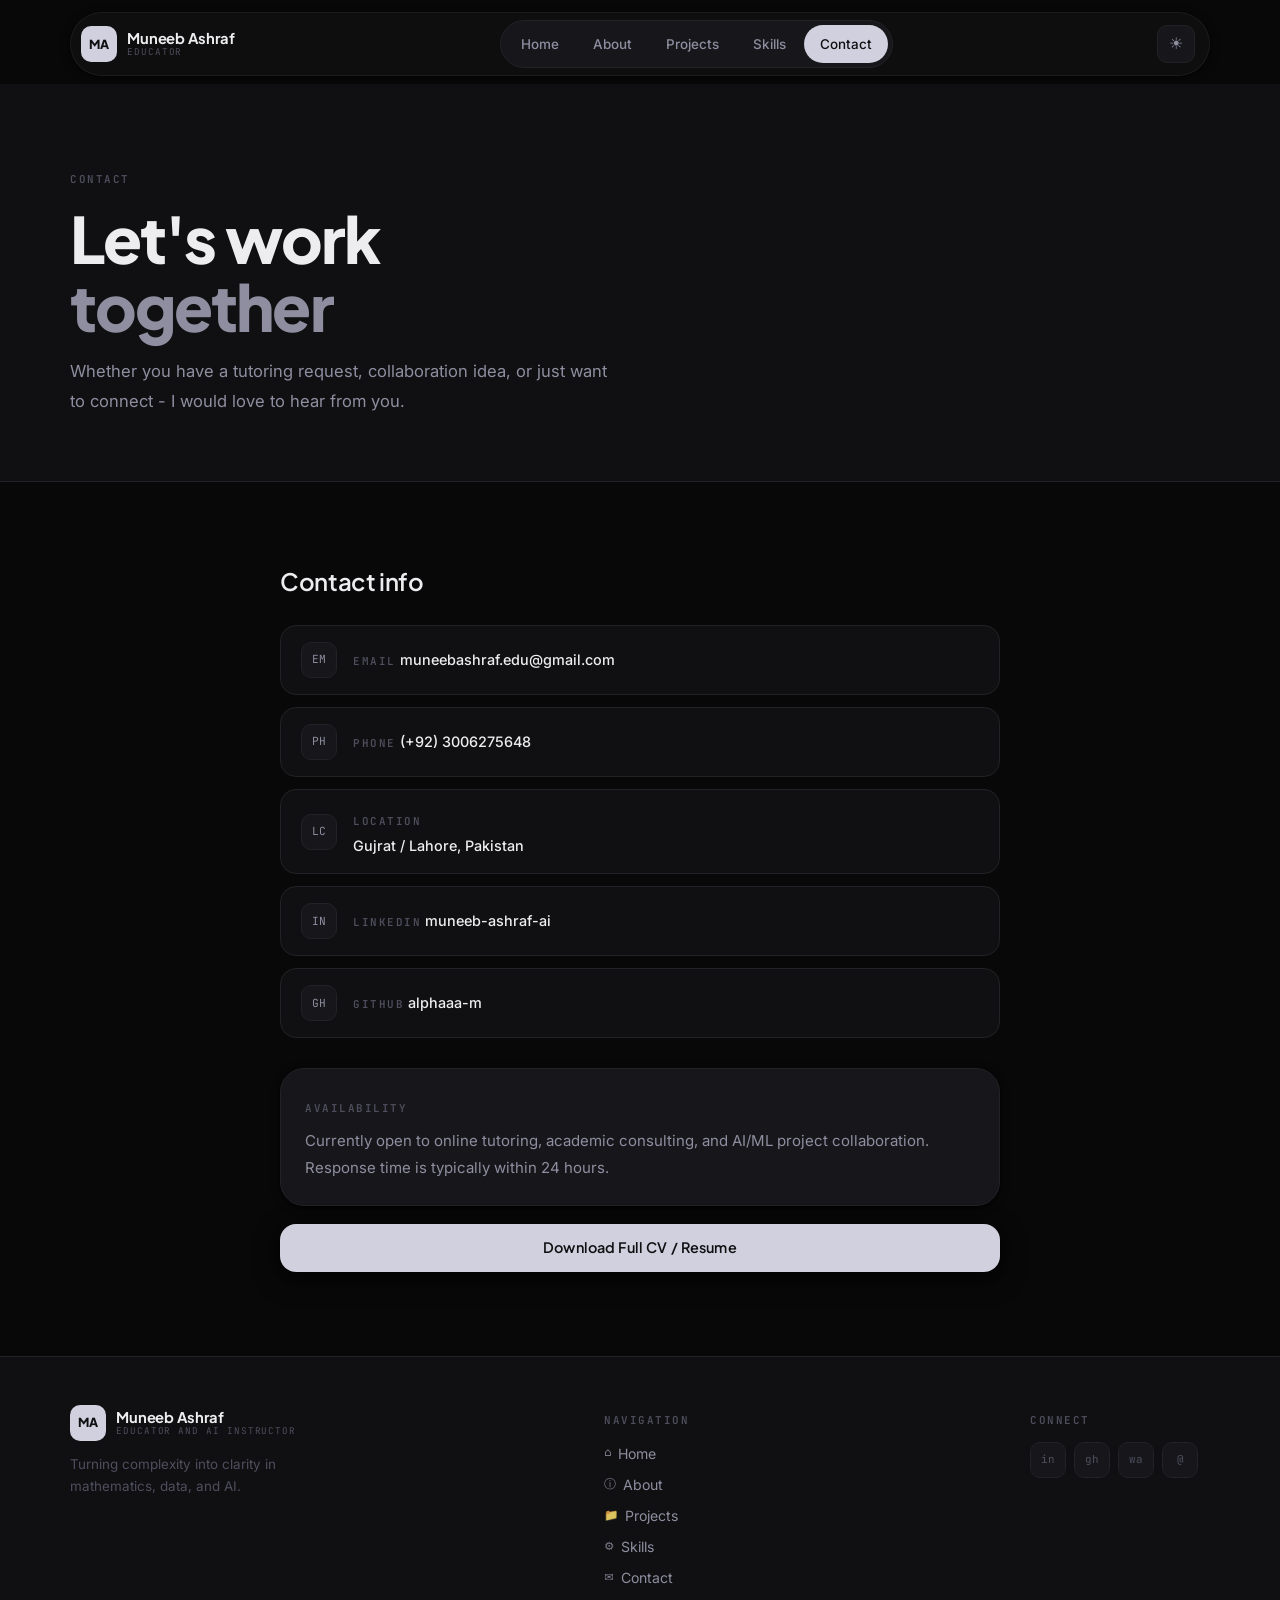
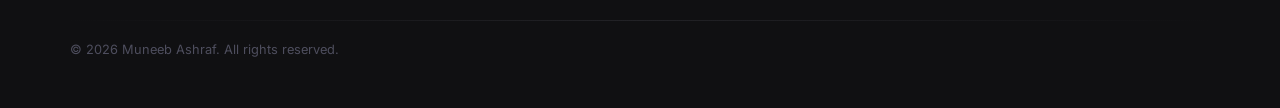
<file: contact.html>
<!DOCTYPE html>
<html lang="en">
<head>
  <meta charset="UTF-8">
  <meta name="viewport" content="width=device-width, initial-scale=1.0">
  <title>Contact | Muneeb Ashraf</title>
  <meta name="description" content="Contact Muneeb Ashraf for tutoring, collaboration, or academic consultation.">
  <script>
    (function () {
      try {
        if (localStorage.getItem('muneeb-theme') === 'light') {
          document.documentElement.setAttribute('data-theme', 'light');
        }
      } catch (error) {
        // Ignore storage access errors.
      }
    })();
  </script>
  <link rel="stylesheet" href="assets/css/style.css">
  <script async src="https://www.googletagmanager.com/gtag/js?id=G-LN9Z6VJPNV"></script>
  <script>
    window.dataLayer = window.dataLayer || [];
    function gtag(){dataLayer.push(arguments);}
    gtag('js', new Date());
    gtag('config', 'G-LN9Z6VJPNV');
  </script>
</head>
<body>
  <header class="site-header" id="site-header">
    <div class="container nav-shell glass">
      <a href="index.html" class="brand" aria-label="Go to homepage">
        <span class="brand-mark">MA</span>
        <span class="brand-text">
          <span class="brand-name">Muneeb Ashraf</span>
          <span class="brand-role">Educator</span>
        </span>
      </a>

      <nav class="main-nav" id="mainNav">
        <a href="index.html">Home</a>
        <a href="education.html">About</a>
        <a href="projects.html">Projects</a>
        <a href="skills.html">Skills</a>
        <a href="contact.html">Contact</a>
      </nav>

      <div class="nav-controls">
        <button class="theme-toggle" id="theme-toggle" type="button" data-theme-icon="sun" aria-label="Switch to light theme" title="Switch to light theme">&#9728;</button>
        <button class="menu-btn" id="menu-btn" type="button" aria-expanded="false" aria-controls="mainNav">Menu</button>
      </div>
    </div>
  </header>

  <main class="page-container">
    <section class="banner">
      <div class="container">
        <div class="section-header" data-reveal>
          <span class="label" style="margin-bottom: 16px;">Contact</span>
          <h1 class="display-lg" style="margin-bottom: 16px;">Let's work<br><span style="color: var(--text-secondary);">together</span></h1>
          <p class="body-lg" style="max-width: 54ch;">
            Whether you have a tutoring request, collaboration idea, or just want to connect -
            I would love to hear from you.
          </p>
        </div>
      </div>
    </section>

    <section class="section">
      <div class="container" style="max-width: 720px;">
        <div class="section-header" data-reveal style="margin-bottom: 28px;">
          <h2 class="heading-md">Contact info</h2>
        </div>

        <div class="contact-stack" style="margin-bottom: 30px;">
          <article class="contact-item" data-reveal>
            <span class="contact-icon">EM</span>
            <div>
              <p class="label" style="margin-bottom: 3px;">Email</p>
              <a href="mailto:muneebashraf.edu@gmail.com" style="font-size: 0.9rem; font-weight: 500;">muneebashraf.edu@gmail.com</a>
            </div>
          </article>

          <article class="contact-item" data-reveal style="--reveal-delay: 80ms;">
            <span class="contact-icon">PH</span>
            <div>
              <p class="label" style="margin-bottom: 3px;">Phone</p>
              <a href="tel:+923006275648" style="font-size: 0.9rem; font-weight: 500;">(+92) 3006275648</a>
            </div>
          </article>

          <article class="contact-item" data-reveal style="--reveal-delay: 160ms;">
            <span class="contact-icon">LC</span>
            <div>
              <p class="label" style="margin-bottom: 3px;">Location</p>
              <p style="font-size: 0.9rem; font-weight: 500;">Gujrat / Lahore, Pakistan</p>
            </div>
          </article>

          <article class="contact-item" data-reveal style="--reveal-delay: 240ms;">
            <span class="contact-icon">IN</span>
            <div>
              <p class="label" style="margin-bottom: 3px;">LinkedIn</p>
              <a href="https://linkedin.com/in/muneeb-ashraf-ai" target="_blank" rel="noopener noreferrer" style="font-size: 0.9rem; font-weight: 500;">muneeb-ashraf-ai</a>
            </div>
          </article>

          <article class="contact-item" data-reveal style="--reveal-delay: 320ms;">
            <span class="contact-icon">GH</span>
            <div>
              <p class="label" style="margin-bottom: 3px;">GitHub</p>
              <a href="https://github.com/alphaaa-m" target="_blank" rel="noopener noreferrer" style="font-size: 0.9rem; font-weight: 500;">alphaaa-m</a>
            </div>
          </article>
        </div>

        <article class="card" data-reveal style="padding: 24px; background: var(--bg-elevated);">
          <p class="label" style="margin-bottom: 10px;">Availability</p>
          <p class="body-md">
            Currently open to online tutoring, academic consulting, and AI/ML project collaboration.
            Response time is typically within 24 hours.
          </p>
        </article>

        <a
          class="btn-primary"
          data-reveal
          href="assets/pdf/CV_Muneeb_Ashraf.pdf"
          download
          style="width: 100%; margin-top: 18px; justify-content: center; text-decoration: none;"
        >
          Download Full CV / Resume
        </a>
      </div>
    </section>
  </main>

  <footer class="site-footer">
    <div class="container">
      <div class="footer-top">
        <div>
          <a href="index.html" class="brand" aria-label="Go to homepage">
            <span class="brand-mark">MA</span>
            <span class="brand-text">
              <span class="brand-name">Muneeb Ashraf</span>
              <span class="brand-role">Educator and AI Instructor</span>
            </span>
          </a>
          <p class="meta-note" style="max-width: 36ch; margin-top: 12px;">Turning complexity into clarity in mathematics, data, and AI.</p>
        </div>

        <div class="footer-col">
          <span class="label" style="margin-bottom: 12px;">Navigation</span>
          <div class="footer-links">
            <a class="footer-link" href="index.html"><span class="footer-icon" aria-hidden="true">&#8962;</span>Home</a>
            <a class="footer-link" href="education.html"><span class="footer-icon" aria-hidden="true">&#9432;</span>About</a>
            <a class="footer-link" href="projects.html"><span class="footer-icon" aria-hidden="true">&#128193;</span>Projects</a>
            <a class="footer-link" href="skills.html"><span class="footer-icon" aria-hidden="true">&#9881;</span>Skills</a>
            <a class="footer-link" href="contact.html"><span class="footer-icon" aria-hidden="true">&#9993;</span>Contact</a>
          </div>
        </div>

        <div class="footer-col">
          <span class="label" style="margin-bottom: 12px;">Connect</span>
          <div class="social-row">
            <a class="social-btn" href="https://linkedin.com/in/muneeb-ashraf-ai" target="_blank" rel="noopener noreferrer" aria-label="LinkedIn">in</a>
            <a class="social-btn" href="https://github.com/alphaaa-m" target="_blank" rel="noopener noreferrer" aria-label="GitHub">gh</a>
            <a class="social-btn" href="https://wa.me/923006275648" target="_blank" rel="noopener noreferrer" aria-label="WhatsApp">wa</a>
            <a class="social-btn" href="mailto:muneebashraf.edu@gmail.com" aria-label="Email">@</a>
          </div>
        </div>
      </div>
      <hr class="divider">
      <div class="footer-bottom">&copy; <span data-year></span> Muneeb Ashraf. All rights reserved.</div>
    </div>
  </footer>

  <script src="assets/js/script.js"></script>
</body>
</html>
</file>
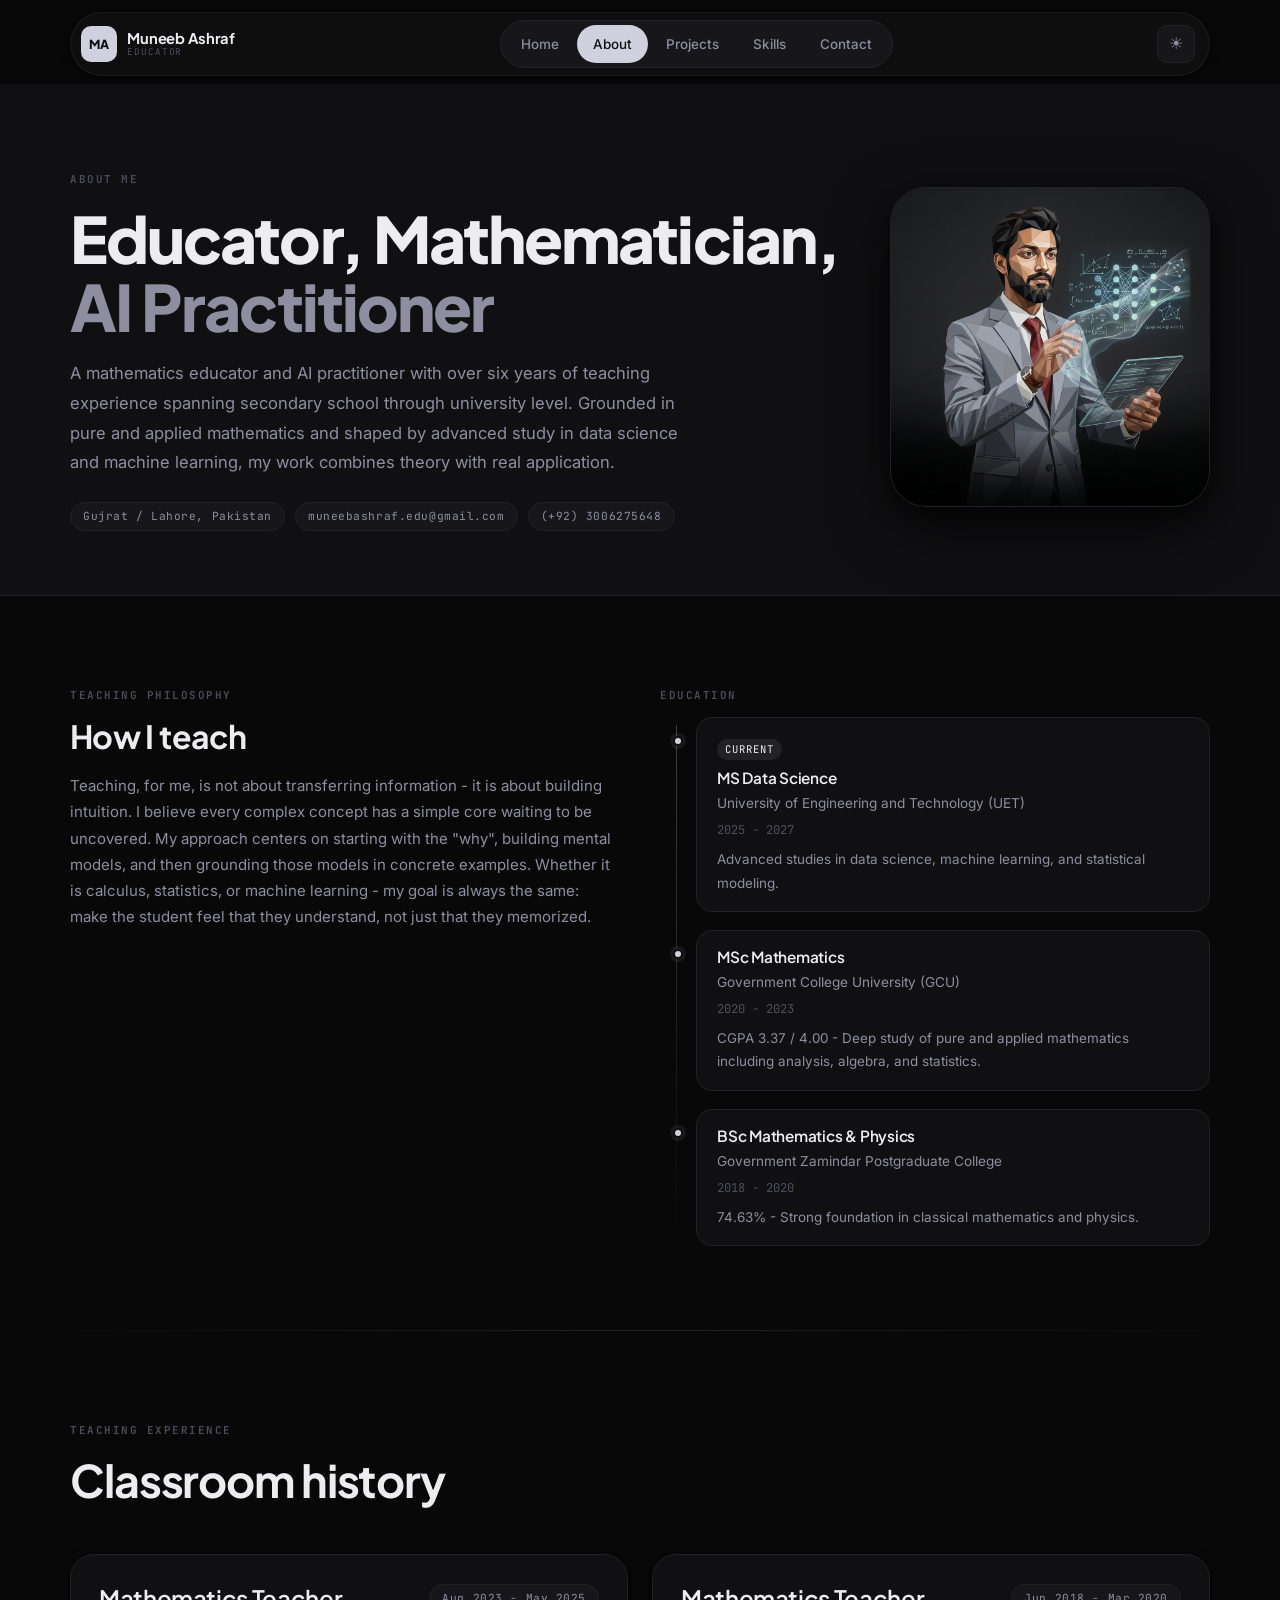
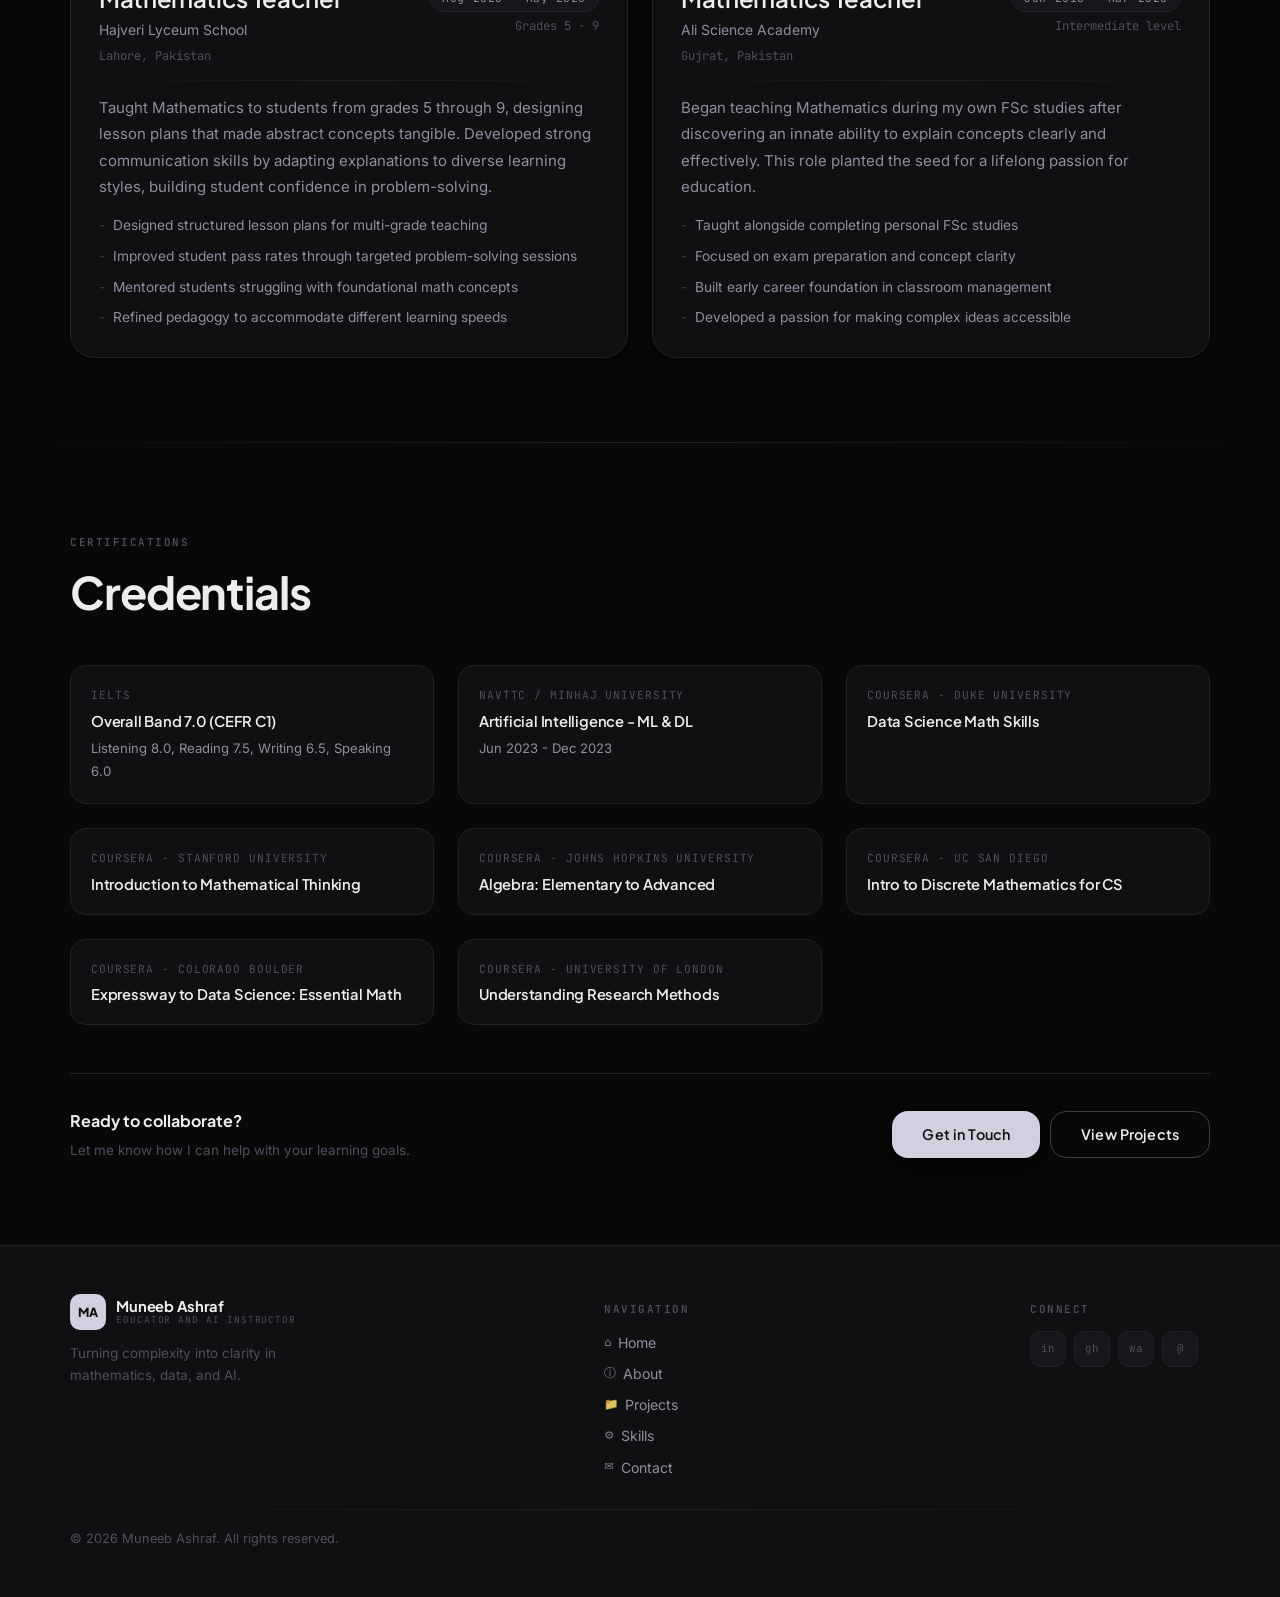
<file: education.html>
<!DOCTYPE html>
<html lang="en">
<head>
  <meta charset="UTF-8">
  <meta name="viewport" content="width=device-width, initial-scale=1.0">
  <title>About | Muneeb Ashraf</title>
  <meta name="description" content="About Muneeb Ashraf: educator, mathematician, AI practitioner, with education, philosophy, and certifications.">
  <script>
    (function () {
      try {
        if (localStorage.getItem('muneeb-theme') === 'light') {
          document.documentElement.setAttribute('data-theme', 'light');
        }
      } catch (error) {
        // Ignore storage access errors.
      }
    })();
  </script>
  <link rel="stylesheet" href="assets/css/style.css">
  <script async src="https://www.googletagmanager.com/gtag/js?id=G-LN9Z6VJPNV"></script>
  <script>
    window.dataLayer = window.dataLayer || [];
    function gtag(){dataLayer.push(arguments);}
    gtag('js', new Date());
    gtag('config', 'G-LN9Z6VJPNV');
  </script>
</head>
<body>
  <header class="site-header" id="site-header">
    <div class="container nav-shell glass">
      <a href="index.html" class="brand" aria-label="Go to homepage">
        <span class="brand-mark">MA</span>
        <span class="brand-text">
          <span class="brand-name">Muneeb Ashraf</span>
          <span class="brand-role">Educator</span>
        </span>
      </a>

      <nav class="main-nav" id="mainNav">
        <a href="index.html">Home</a>
        <a href="education.html">About</a>
        <a href="projects.html">Projects</a>
        <a href="skills.html">Skills</a>
        <a href="contact.html">Contact</a>
      </nav>

      <div class="nav-controls">
        <button class="theme-toggle" id="theme-toggle" type="button" data-theme-icon="sun" aria-label="Switch to light theme" title="Switch to light theme">&#9728;</button>
        <button class="menu-btn" id="menu-btn" type="button" aria-expanded="false" aria-controls="mainNav">Menu</button>
      </div>
    </div>
  </header>

  <main class="page-container">
    <section class="banner">
      <div class="container about-hero">
        <div data-reveal>
          <span class="label" style="margin-bottom: 16px;">About Me</span>
          <h1 class="display-lg" style="margin-bottom: 18px;">Educator, Mathematician,<br><span style="color: var(--text-secondary);">AI Practitioner</span></h1>
          <p class="body-lg" style="margin-bottom: 24px; max-width: 64ch;">
            A mathematics educator and AI practitioner with over six years of teaching experience spanning
            secondary school through university level. Grounded in pure and applied mathematics and shaped by
            advanced study in data science and machine learning, my work combines theory with real application.
          </p>
          <div class="pill-row">
            <span class="badge badge-matte">Gujrat / Lahore, Pakistan</span>
            <a class="badge badge-matte" href="mailto:muneebashraf.edu@gmail.com">muneebashraf.edu@gmail.com</a>
            <span class="badge badge-matte">(+92) 3006275648</span>
          </div>
        </div>

        <div class="portrait-frame" data-reveal style="--reveal-delay: 120ms;">
          <img src="assets/images/profile.png" alt="Muneeb Ashraf profile portrait" style="width: 100%; height: auto;">
        </div>
      </div>
    </section>

    <section class="section">
      <div class="container grid-2" style="align-items: start; gap: 40px;">
        <article data-reveal>
          <span class="label" style="margin-bottom: 12px;">Teaching Philosophy</span>
          <h2 class="heading-lg" style="margin-bottom: 18px;">How I teach</h2>
          <p class="body-md">
            Teaching, for me, is not about transferring information - it is about building intuition. I believe
            every complex concept has a simple core waiting to be uncovered. My approach centers on starting
            with the "why", building mental models, and then grounding those models in concrete examples.
            Whether it is calculus, statistics, or machine learning - my goal is always the same: make the
            student feel that they understand, not just that they memorized.
          </p>
        </article>

        <article data-reveal style="--reveal-delay: 120ms;">
          <span class="label" style="margin-bottom: 12px;">Education</span>
          <div class="timeline">
            <div class="timeline-item">
              <span class="timeline-node" aria-hidden="true"></span>
              <span class="status-pill">Current</span>
              <h3 class="heading-md" style="font-size: 0.96rem; margin-bottom: 4px;">MS Data Science</h3>
              <p class="body-md" style="font-size: 0.85rem; margin-bottom: 4px;">University of Engineering and Technology (UET)</p>
              <p class="tiny-meta" style="margin-bottom: 8px;">2025 - 2027</p>
              <p class="body-md" style="font-size: 0.84rem;">Advanced studies in data science, machine learning, and statistical modeling.</p>
            </div>

            <div class="timeline-item">
              <span class="timeline-node" aria-hidden="true"></span>
              <h3 class="heading-md" style="font-size: 0.96rem; margin-bottom: 4px;">MSc Mathematics</h3>
              <p class="body-md" style="font-size: 0.85rem; margin-bottom: 4px;">Government College University (GCU)</p>
              <p class="tiny-meta" style="margin-bottom: 8px;">2020 - 2023</p>
              <p class="body-md" style="font-size: 0.84rem;">CGPA 3.37 / 4.00 - Deep study of pure and applied mathematics including analysis, algebra, and statistics.</p>
            </div>

            <div class="timeline-item">
              <span class="timeline-node" aria-hidden="true"></span>
              <h3 class="heading-md" style="font-size: 0.96rem; margin-bottom: 4px;">BSc Mathematics &amp; Physics</h3>
              <p class="body-md" style="font-size: 0.85rem; margin-bottom: 4px;">Government Zamindar Postgraduate College</p>
              <p class="tiny-meta" style="margin-bottom: 8px;">2018 - 2020</p>
              <p class="body-md" style="font-size: 0.84rem;">74.63% - Strong foundation in classical mathematics and physics.</p>
            </div>
          </div>
        </article>
      </div>
    </section>

    <hr class="divider">

    <section class="section" id="experience">
      <div class="container">
        <div class="section-header" data-reveal>
          <span class="label" style="margin-bottom: 14px;">Teaching Experience</span>
          <h2 class="heading-xl">Classroom history</h2>
        </div>

        <div class="grid-auto">
          <article class="card experience-card" data-reveal>
            <div class="experience-head">
              <div>
                <h2 class="heading-md" style="margin-bottom: 4px;">Mathematics Teacher</h2>
                <p class="body-md" style="font-size: 0.87rem;">Hajveri Lyceum School</p>
                <p class="tiny-meta" style="margin-top: 4px;">Lahore, Pakistan</p>
              </div>
              <div style="text-align: right;">
                <span class="badge badge-matte">Aug 2023 - May 2025</span>
                <p class="tiny-meta" style="margin-top: 4px;">Grades 5 - 9</p>
              </div>
            </div>

            <hr class="divider" style="margin: 0 0 14px;">
            <p class="body-md" style="margin-bottom: 14px;">
              Taught Mathematics to students from grades 5 through 9, designing lesson plans that made abstract concepts tangible.
              Developed strong communication skills by adapting explanations to diverse learning styles, building student confidence
              in problem-solving.
            </p>
            <ul class="experience-list">
              <li>Designed structured lesson plans for multi-grade teaching</li>
              <li>Improved student pass rates through targeted problem-solving sessions</li>
              <li>Mentored students struggling with foundational math concepts</li>
              <li>Refined pedagogy to accommodate different learning speeds</li>
            </ul>
          </article>

          <article class="card experience-card" data-reveal style="--reveal-delay: 120ms;">
            <div class="experience-head">
              <div>
                <h2 class="heading-md" style="margin-bottom: 4px;">Mathematics Teacher</h2>
                <p class="body-md" style="font-size: 0.87rem;">Ali Science Academy</p>
                <p class="tiny-meta" style="margin-top: 4px;">Gujrat, Pakistan</p>
              </div>
              <div style="text-align: right;">
                <span class="badge badge-matte">Jun 2018 - Mar 2020</span>
                <p class="tiny-meta" style="margin-top: 4px;">Intermediate level</p>
              </div>
            </div>

            <hr class="divider" style="margin: 0 0 14px;">
            <p class="body-md" style="margin-bottom: 14px;">
              Began teaching Mathematics during my own FSc studies after discovering an innate ability to explain concepts clearly
              and effectively. This role planted the seed for a lifelong passion for education.
            </p>
            <ul class="experience-list">
              <li>Taught alongside completing personal FSc studies</li>
              <li>Focused on exam preparation and concept clarity</li>
              <li>Built early career foundation in classroom management</li>
              <li>Developed a passion for making complex ideas accessible</li>
            </ul>
          </article>
        </div>
      </div>
    </section>

    <hr class="divider">

    <section class="section">
      <div class="container">
        <div class="section-header" data-reveal>
          <span class="label" style="margin-bottom: 14px;">Certifications</span>
          <h2 class="heading-xl">Credentials</h2>
        </div>

        <div class="grid-auto">
          <article class="cert-card" data-reveal style="--reveal-delay: 70ms;">
            <p class="cert-issuer">IELTS</p>
            <h3 class="heading-md" style="font-size: 0.92rem; margin-bottom: 6px;">Overall Band 7.0 (CEFR C1)</h3>
            <p class="body-md" style="font-size: 0.82rem;">Listening 8.0, Reading 7.5, Writing 6.5, Speaking 6.0</p>
          </article>

          <article class="cert-card" data-reveal style="--reveal-delay: 120ms;">
            <p class="cert-issuer">NAVTTC / Minhaj University</p>
            <h3 class="heading-md" style="font-size: 0.92rem; margin-bottom: 6px;">Artificial Intelligence - ML &amp; DL</h3>
            <p class="body-md" style="font-size: 0.82rem;">Jun 2023 - Dec 2023</p>
          </article>

          <article class="cert-card" data-reveal style="--reveal-delay: 170ms;">
            <p class="cert-issuer">Coursera - Duke University</p>
            <h3 class="heading-md" style="font-size: 0.92rem;">Data Science Math Skills</h3>
          </article>

          <article class="cert-card" data-reveal style="--reveal-delay: 220ms;">
            <p class="cert-issuer">Coursera - Stanford University</p>
            <h3 class="heading-md" style="font-size: 0.92rem;">Introduction to Mathematical Thinking</h3>
          </article>

          <article class="cert-card" data-reveal style="--reveal-delay: 270ms;">
            <p class="cert-issuer">Coursera - Johns Hopkins University</p>
            <h3 class="heading-md" style="font-size: 0.92rem;">Algebra: Elementary to Advanced</h3>
          </article>

          <article class="cert-card" data-reveal style="--reveal-delay: 320ms;">
            <p class="cert-issuer">Coursera - UC San Diego</p>
            <h3 class="heading-md" style="font-size: 0.92rem;">Intro to Discrete Mathematics for CS</h3>
          </article>

          <article class="cert-card" data-reveal style="--reveal-delay: 370ms;">
            <p class="cert-issuer">Coursera - Colorado Boulder</p>
            <h3 class="heading-md" style="font-size: 0.92rem;">Expressway to Data Science: Essential Math</h3>
          </article>

          <article class="cert-card" data-reveal style="--reveal-delay: 420ms;">
            <p class="cert-issuer">Coursera - University of London</p>
            <h3 class="heading-md" style="font-size: 0.92rem;">Understanding Research Methods</h3>
          </article>
        </div>

        <div class="cta-row" data-reveal style="margin-top: 48px;">
          <div>
            <p style="font-family: 'Plus Jakarta Sans', 'Inter', sans-serif; font-weight: 700; font-size: 1rem; margin-bottom: 4px;">
              Ready to collaborate?
            </p>
            <p class="meta-note">Let me know how I can help with your learning goals.</p>
          </div>
          <div style="display: flex; gap: 10px; flex-wrap: wrap;">
            <a href="contact.html" class="btn-primary">Get in Touch</a>
            <a href="projects.html" class="btn-outline">View Projects</a>
          </div>
        </div>
      </div>
    </section>
  </main>

  <footer class="site-footer">
    <div class="container">
      <div class="footer-top">
        <div>
          <a href="index.html" class="brand" aria-label="Go to homepage">
            <span class="brand-mark">MA</span>
            <span class="brand-text">
              <span class="brand-name">Muneeb Ashraf</span>
              <span class="brand-role">Educator and AI Instructor</span>
            </span>
          </a>
          <p class="meta-note" style="max-width: 36ch; margin-top: 12px;">Turning complexity into clarity in mathematics, data, and AI.</p>
        </div>

        <div class="footer-col">
          <span class="label" style="margin-bottom: 12px;">Navigation</span>
          <div class="footer-links">
            <a class="footer-link" href="index.html"><span class="footer-icon" aria-hidden="true">&#8962;</span>Home</a>
            <a class="footer-link" href="education.html"><span class="footer-icon" aria-hidden="true">&#9432;</span>About</a>
            <a class="footer-link" href="projects.html"><span class="footer-icon" aria-hidden="true">&#128193;</span>Projects</a>
            <a class="footer-link" href="skills.html"><span class="footer-icon" aria-hidden="true">&#9881;</span>Skills</a>
            <a class="footer-link" href="contact.html"><span class="footer-icon" aria-hidden="true">&#9993;</span>Contact</a>
          </div>
        </div>

        <div class="footer-col">
          <span class="label" style="margin-bottom: 12px;">Connect</span>
          <div class="social-row">
            <a class="social-btn" href="https://linkedin.com/in/muneeb-ashraf-ai" target="_blank" rel="noopener noreferrer" aria-label="LinkedIn">in</a>
            <a class="social-btn" href="https://github.com/alphaaa-m" target="_blank" rel="noopener noreferrer" aria-label="GitHub">gh</a>
            <a class="social-btn" href="https://wa.me/923006275648" target="_blank" rel="noopener noreferrer" aria-label="WhatsApp">wa</a>
            <a class="social-btn" href="mailto:muneebashraf.edu@gmail.com" aria-label="Email">@</a>
          </div>
        </div>
      </div>
      <hr class="divider">
      <div class="footer-bottom">&copy; <span data-year></span> Muneeb Ashraf. All rights reserved.</div>
    </div>
  </footer>

  <script src="assets/js/script.js"></script>
</body>
</html>
</file>
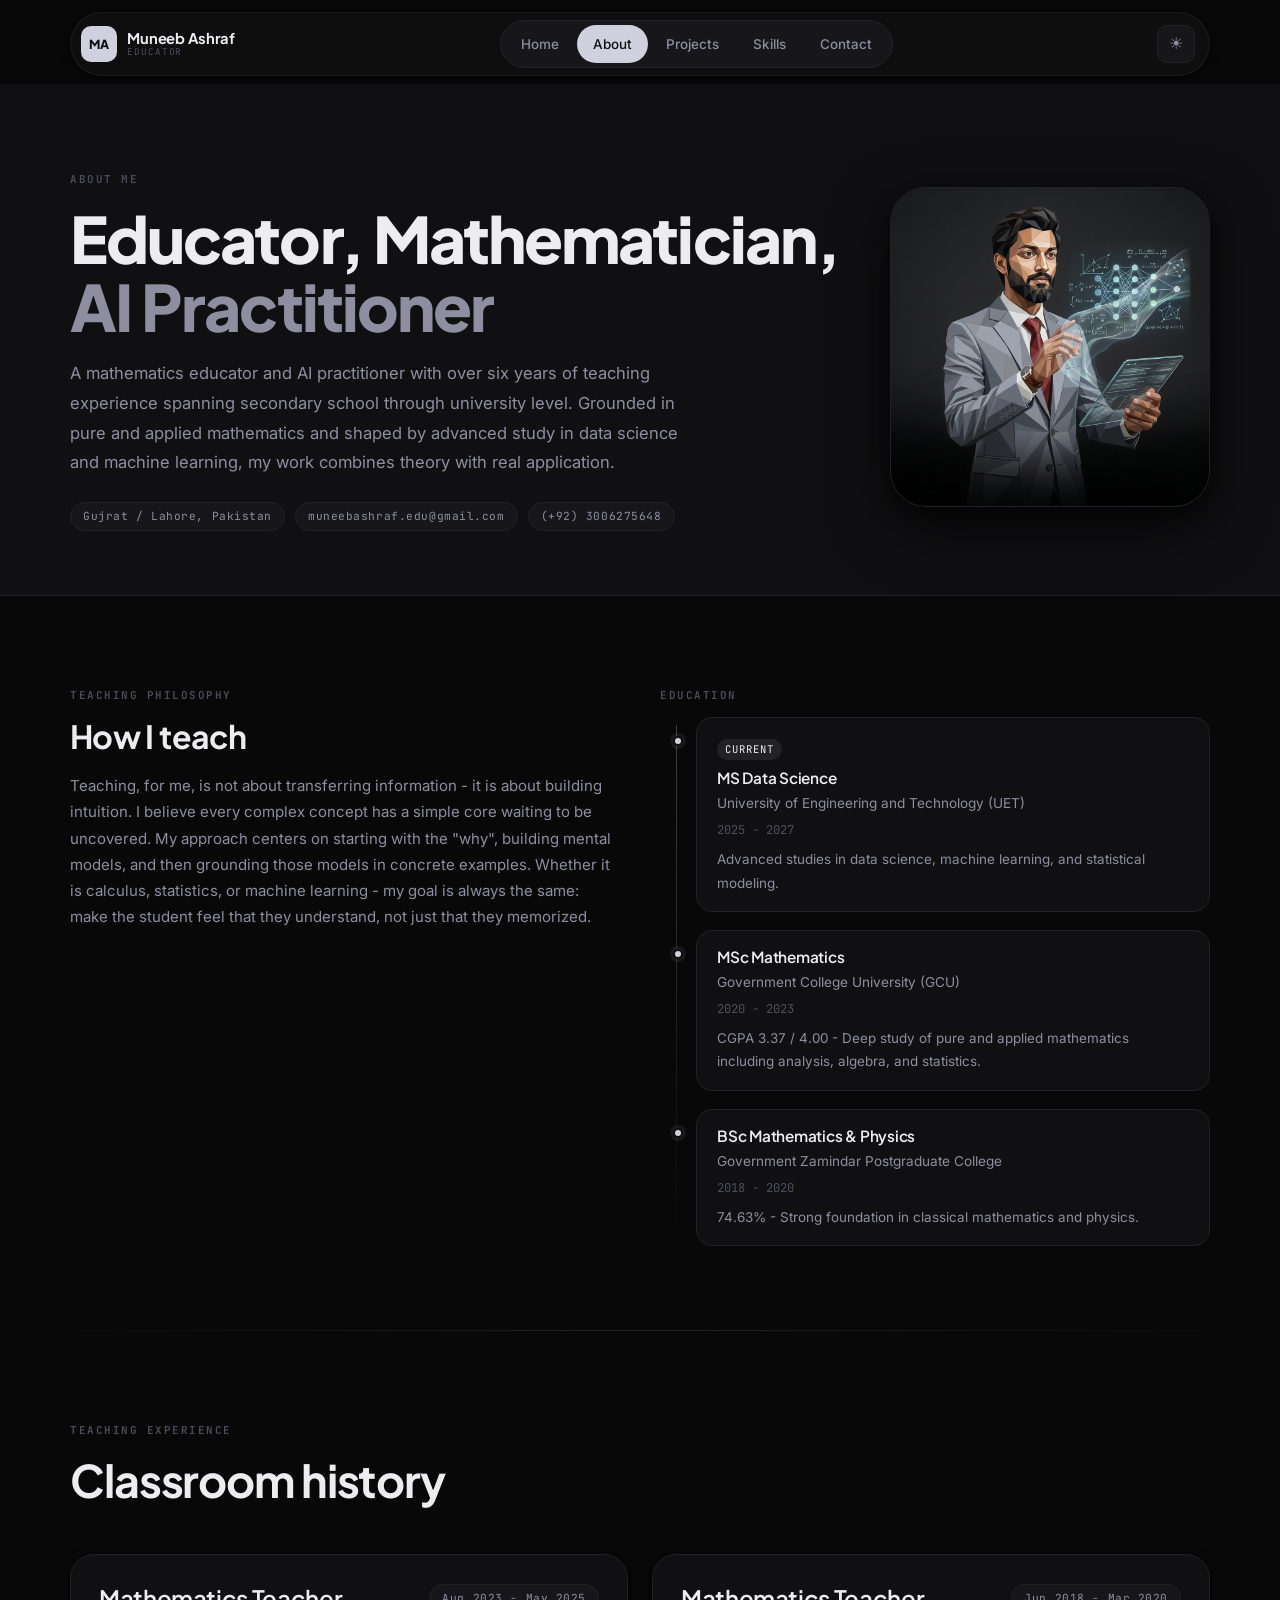
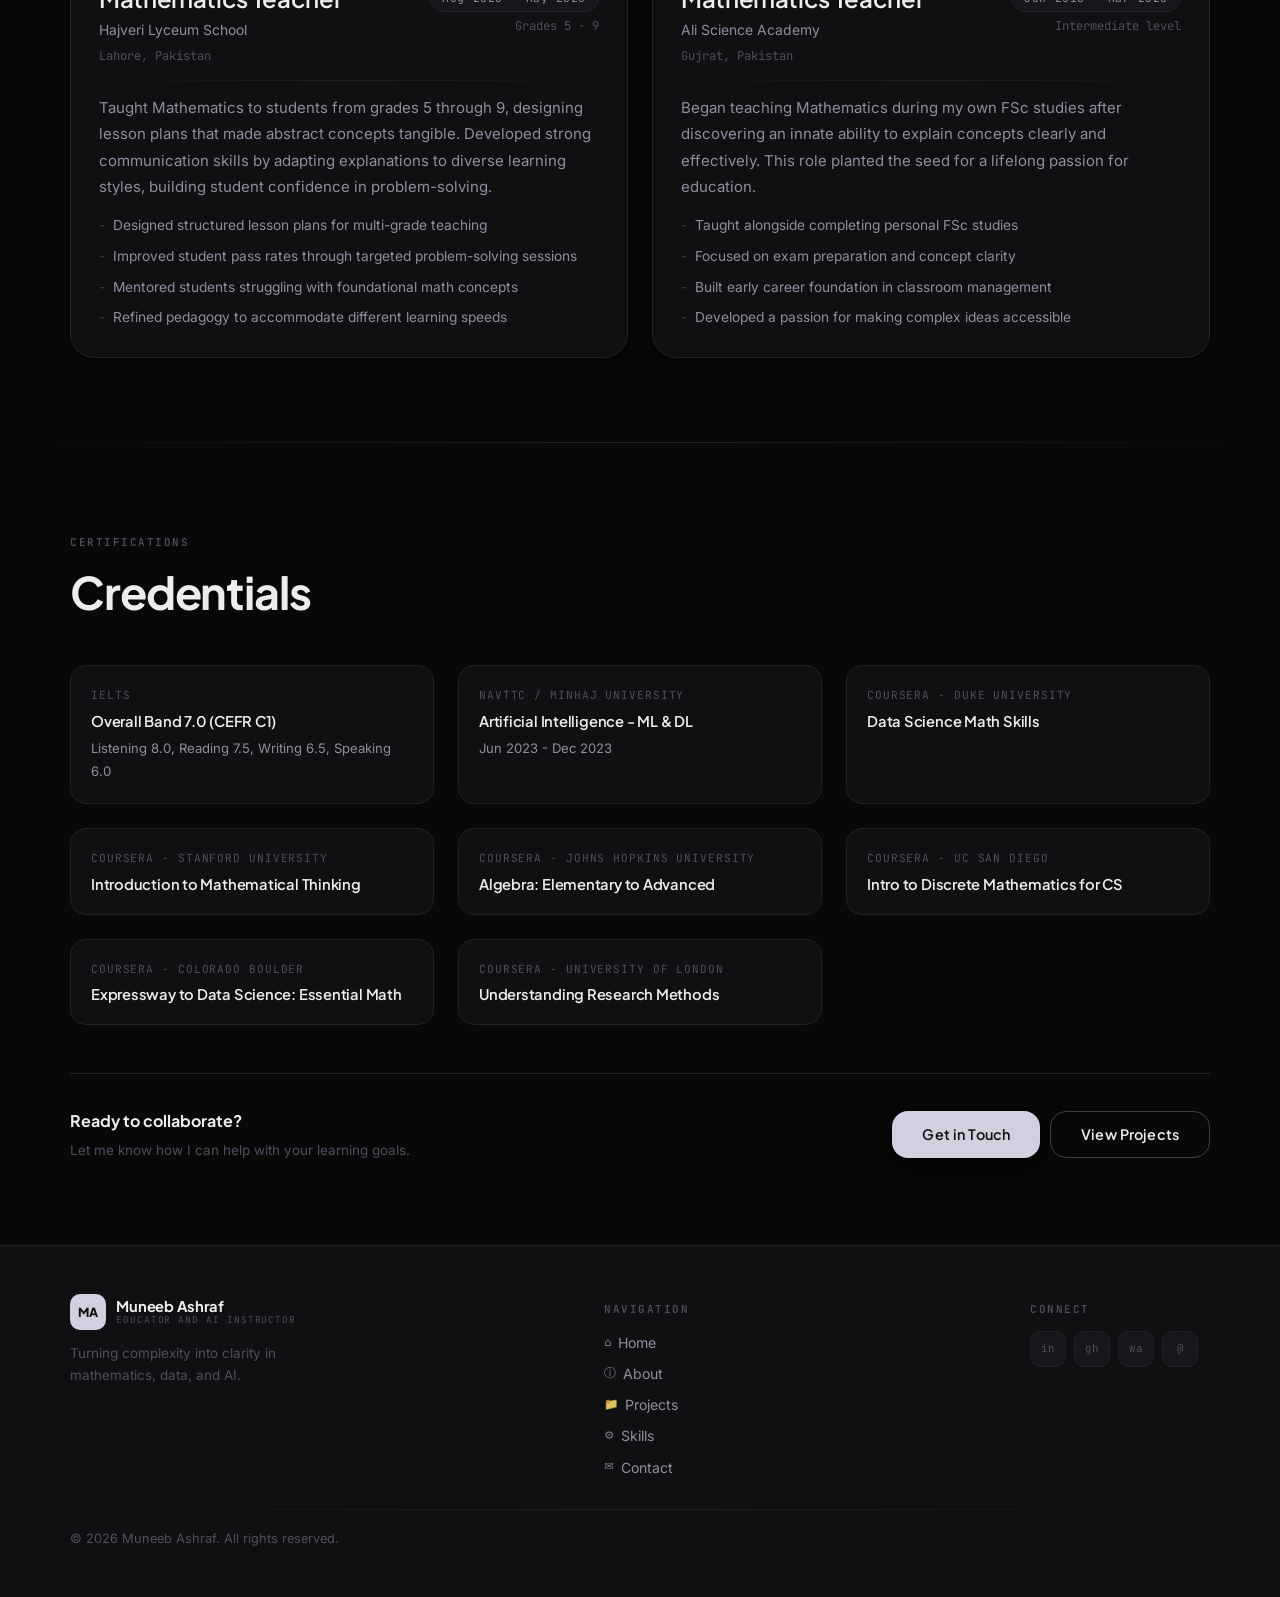
<file: jobs.html>
<!DOCTYPE html>
<html lang="en">
<head>
  <meta charset="UTF-8">
  <meta name="viewport" content="width=device-width, initial-scale=1.0">
  <title>Teaching Experience | Muneeb Ashraf</title>
  <meta name="description" content="Compatibility redirect to the consolidated About page experience section.">
  <meta http-equiv="refresh" content="0; url=education.html#experience">
  <link rel="canonical" href="education.html#experience">
  <link rel="stylesheet" href="assets/css/style.css">
</head>
<body>
  <main class="page-container">
    <section class="section">
      <div class="container" style="max-width: 760px; text-align: center;">
        <span class="label" style="margin-bottom: 14px; display: inline-block;">Redirecting</span>
        <h1 class="heading-xl" style="margin-bottom: 14px;">Teaching experience has moved</h1>
        <p class="body-md" style="margin-bottom: 20px;">You are being redirected to <code>education.html#experience</code>.</p>
        <a href="education.html#experience" class="btn-primary">Go now</a>
      </div>
    </section>
  </main>

  <script>
    window.location.replace('education.html#experience');
  </script>
</body>
</html>
</file>
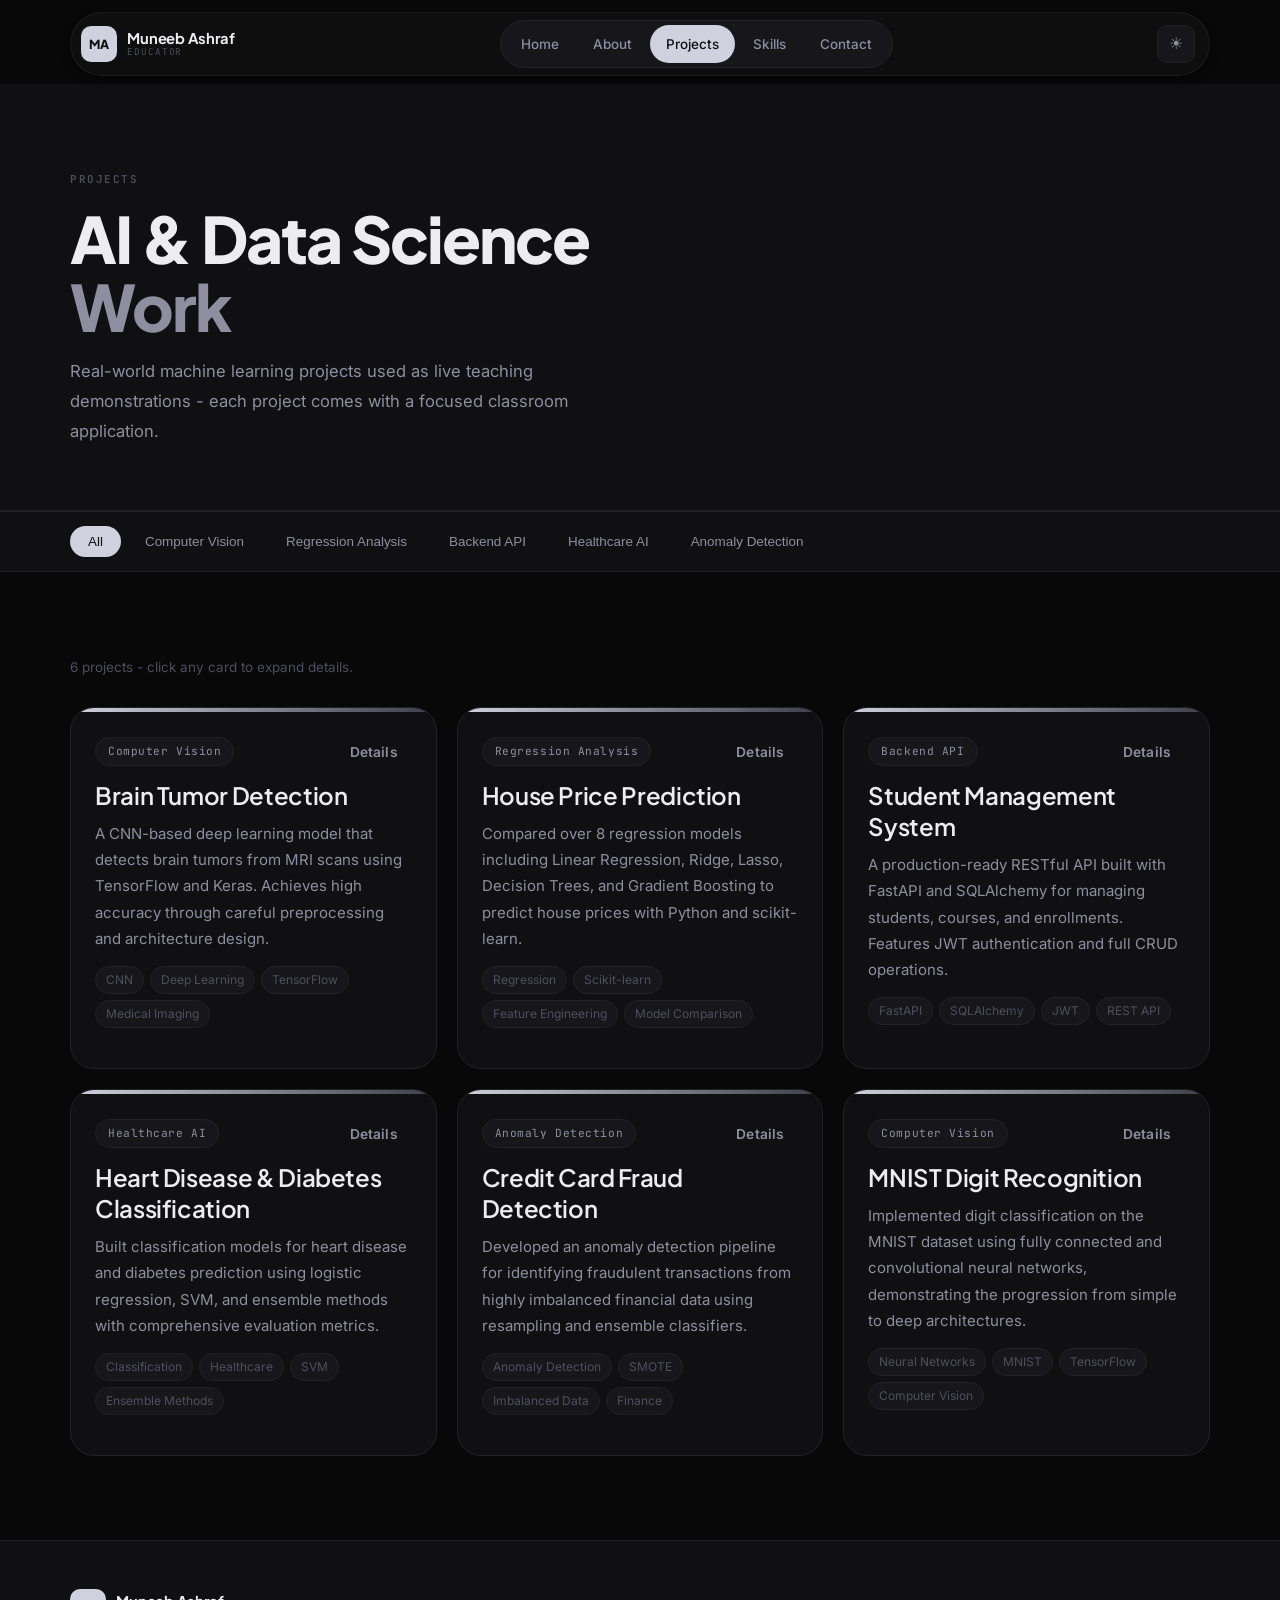
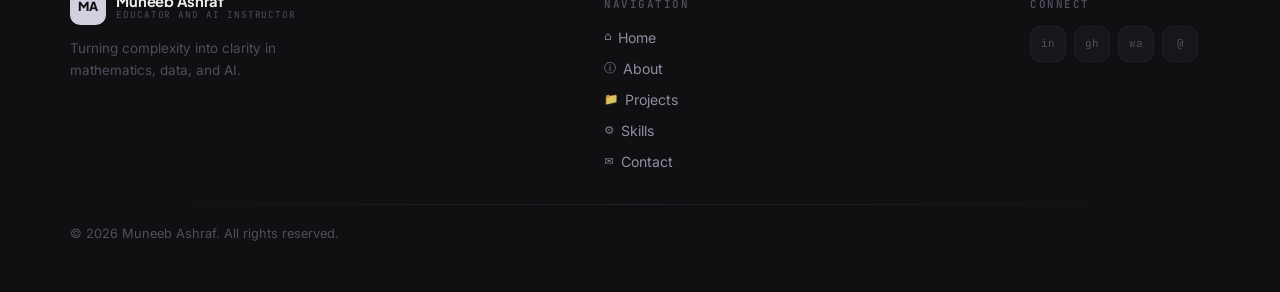
<file: projects.html>
<!DOCTYPE html>
<html lang="en">
<head>
  <meta charset="UTF-8">
  <meta name="viewport" content="width=device-width, initial-scale=1.0">
  <title>Projects | Muneeb Ashraf</title>
  <meta name="description" content="AI and data science projects by Muneeb Ashraf, with teaching angle and key concepts for each project.">
  <script>
    (function () {
      try {
        if (localStorage.getItem('muneeb-theme') === 'light') {
          document.documentElement.setAttribute('data-theme', 'light');
        }
      } catch (error) {
        // Ignore storage access errors.
      }
    })();
  </script>
  <link rel="stylesheet" href="assets/css/style.css">
  <script async src="https://www.googletagmanager.com/gtag/js?id=G-LN9Z6VJPNV"></script>
  <script>
    window.dataLayer = window.dataLayer || [];
    function gtag(){dataLayer.push(arguments);}
    gtag('js', new Date());
    gtag('config', 'G-LN9Z6VJPNV');
  </script>
</head>
<body>
  <header class="site-header" id="site-header">
    <div class="container nav-shell glass">
      <a href="index.html" class="brand" aria-label="Go to homepage">
        <span class="brand-mark">MA</span>
        <span class="brand-text">
          <span class="brand-name">Muneeb Ashraf</span>
          <span class="brand-role">Educator</span>
        </span>
      </a>

      <nav class="main-nav" id="mainNav">
        <a href="index.html">Home</a>
        <a href="education.html">About</a>
        <a href="projects.html">Projects</a>
        <a href="skills.html">Skills</a>
        <a href="contact.html">Contact</a>
      </nav>

      <div class="nav-controls">
        <button class="theme-toggle" id="theme-toggle" type="button" data-theme-icon="sun" aria-label="Switch to light theme" title="Switch to light theme">&#9728;</button>
        <button class="menu-btn" id="menu-btn" type="button" aria-expanded="false" aria-controls="mainNav">Menu</button>
      </div>
    </div>
  </header>

  <main class="page-container">
    <section class="banner">
      <div class="container">
        <div class="section-header" data-reveal>
          <span class="label" style="margin-bottom: 16px;">Projects</span>
          <h1 class="display-lg" style="margin-bottom: 16px;">AI &amp; Data Science<br><span style="color: var(--text-secondary);">Work</span></h1>
          <p class="body-lg" style="max-width: 56ch;">
            Real-world machine learning projects used as live teaching demonstrations - each project
            comes with a focused classroom application.
          </p>
        </div>
      </div>
    </section>

    <section class="section-soft" style="padding: 0;">
      <div class="container">
        <div class="filter-row" data-reveal>
          <button class="filter-btn active" data-filter="All" type="button">All</button>
          <button class="filter-btn" data-filter="Computer Vision" type="button">Computer Vision</button>
          <button class="filter-btn" data-filter="Regression Analysis" type="button">Regression Analysis</button>
          <button class="filter-btn" data-filter="Backend API" type="button">Backend API</button>
          <button class="filter-btn" data-filter="Healthcare AI" type="button">Healthcare AI</button>
          <button class="filter-btn" data-filter="Anomaly Detection" type="button">Anomaly Detection</button>
        </div>
      </div>
    </section>

    <section class="section">
      <div class="container">
        <p class="meta-note" data-reveal style="margin-bottom: 28px;"><span data-project-count>6</span> projects - click any card to expand details.</p>

        <div class="grid-auto" style="gap: 20px;">
          <article class="project-card" data-project-category="Computer Vision" data-expandable data-reveal>
            <div class="project-top-line"></div>
            <div class="project-body">
              <div class="project-head">
                <span class="badge badge-matte">Computer Vision</span>
                <button class="btn-ghost" type="button" data-expand-btn aria-expanded="false">Details</button>
              </div>
              <h2 class="heading-md" style="margin-bottom: 10px;">Brain Tumor Detection</h2>
              <p class="body-md" style="margin-bottom: 14px;">A CNN-based deep learning model that detects brain tumors from MRI scans using TensorFlow and Keras. Achieves high accuracy through careful preprocessing and architecture design.</p>
              <div class="tag-row" style="margin-bottom: 16px;">
                <span class="tag">CNN</span><span class="tag">Deep Learning</span><span class="tag">TensorFlow</span><span class="tag">Medical Imaging</span>
              </div>
              <div class="project-details">
                <hr class="divider" style="margin: 0 0 14px;">
                <p class="label" style="margin-bottom: 8px;">Teaching angle</p>
                <p class="body-md" style="margin-bottom: 12px;">A live demonstration of how CNNs learn spatial features from medical images - ideal for teaching convolutional architectures and real-world AI application.</p>
                <p class="label" style="margin-bottom: 8px;">Key concepts</p>
                <div class="tag-row"><span class="badge">Convolutional Layers</span><span class="badge">Transfer Learning</span><span class="badge">Binary Classification</span></div>
              </div>
            </div>
          </article>

          <article class="project-card" data-project-category="Regression Analysis" data-expandable data-reveal style="--reveal-delay: 70ms;">
            <div class="project-top-line"></div>
            <div class="project-body">
              <div class="project-head">
                <span class="badge badge-matte">Regression Analysis</span>
                <button class="btn-ghost" type="button" data-expand-btn aria-expanded="false">Details</button>
              </div>
              <h2 class="heading-md" style="margin-bottom: 10px;">House Price Prediction</h2>
              <p class="body-md" style="margin-bottom: 14px;">Compared over 8 regression models including Linear Regression, Ridge, Lasso, Decision Trees, and Gradient Boosting to predict house prices with Python and scikit-learn.</p>
              <div class="tag-row" style="margin-bottom: 16px;">
                <span class="tag">Regression</span><span class="tag">Scikit-learn</span><span class="tag">Feature Engineering</span><span class="tag">Model Comparison</span>
              </div>
              <div class="project-details">
                <hr class="divider" style="margin: 0 0 14px;">
                <p class="label" style="margin-bottom: 8px;">Teaching angle</p>
                <p class="body-md" style="margin-bottom: 12px;">A comprehensive comparison of 8+ regression algorithms - perfect as a classroom case study for understanding model evaluation, bias-variance tradeoff, and feature selection.</p>
                <p class="label" style="margin-bottom: 8px;">Key concepts</p>
                <div class="tag-row"><span class="badge">Bias-Variance Tradeoff</span><span class="badge">Regularization</span><span class="badge">Cross-Validation</span></div>
              </div>
            </div>
          </article>

          <article class="project-card" data-project-category="Backend API" data-expandable data-reveal style="--reveal-delay: 140ms;">
            <div class="project-top-line"></div>
            <div class="project-body">
              <div class="project-head">
                <span class="badge badge-matte">Backend API</span>
                <button class="btn-ghost" type="button" data-expand-btn aria-expanded="false">Details</button>
              </div>
              <h2 class="heading-md" style="margin-bottom: 10px;">Student Management System</h2>
              <p class="body-md" style="margin-bottom: 14px;">A production-ready RESTful API built with FastAPI and SQLAlchemy for managing students, courses, and enrollments. Features JWT authentication and full CRUD operations.</p>
              <div class="tag-row" style="margin-bottom: 16px;">
                <span class="tag">FastAPI</span><span class="tag">SQLAlchemy</span><span class="tag">JWT</span><span class="tag">REST API</span>
              </div>
              <div class="project-details">
                <hr class="divider" style="margin: 0 0 14px;">
                <p class="label" style="margin-bottom: 8px;">Teaching angle</p>
                <p class="body-md" style="margin-bottom: 12px;">A working demonstration of software architecture for students learning API design, database normalization, and authentication - real-world software engineering in practice.</p>
                <p class="label" style="margin-bottom: 8px;">Key concepts</p>
                <div class="tag-row"><span class="badge">REST Architecture</span><span class="badge">Database Design</span><span class="badge">API Security</span></div>
              </div>
            </div>
          </article>

          <article class="project-card" data-project-category="Healthcare AI" data-expandable data-reveal style="--reveal-delay: 210ms;">
            <div class="project-top-line"></div>
            <div class="project-body">
              <div class="project-head">
                <span class="badge badge-matte">Healthcare AI</span>
                <button class="btn-ghost" type="button" data-expand-btn aria-expanded="false">Details</button>
              </div>
              <h2 class="heading-md" style="margin-bottom: 10px;">Heart Disease &amp; Diabetes Classification</h2>
              <p class="body-md" style="margin-bottom: 14px;">Built classification models for heart disease and diabetes prediction using logistic regression, SVM, and ensemble methods with comprehensive evaluation metrics.</p>
              <div class="tag-row" style="margin-bottom: 16px;">
                <span class="tag">Classification</span><span class="tag">Healthcare</span><span class="tag">SVM</span><span class="tag">Ensemble Methods</span>
              </div>
              <div class="project-details">
                <hr class="divider" style="margin: 0 0 14px;">
                <p class="label" style="margin-bottom: 8px;">Teaching angle</p>
                <p class="body-md" style="margin-bottom: 12px;">Using real medical datasets to teach classification algorithms, precision vs recall tradeoffs, and the ethical responsibility of AI in healthcare.</p>
                <p class="label" style="margin-bottom: 8px;">Key concepts</p>
                <div class="tag-row"><span class="badge">Classification Metrics</span><span class="badge">Precision/Recall</span><span class="badge">Data Imbalance</span></div>
              </div>
            </div>
          </article>

          <article class="project-card" data-project-category="Anomaly Detection" data-expandable data-reveal style="--reveal-delay: 280ms;">
            <div class="project-top-line"></div>
            <div class="project-body">
              <div class="project-head">
                <span class="badge badge-matte">Anomaly Detection</span>
                <button class="btn-ghost" type="button" data-expand-btn aria-expanded="false">Details</button>
              </div>
              <h2 class="heading-md" style="margin-bottom: 10px;">Credit Card Fraud Detection</h2>
              <p class="body-md" style="margin-bottom: 14px;">Developed an anomaly detection pipeline for identifying fraudulent transactions from highly imbalanced financial data using resampling and ensemble classifiers.</p>
              <div class="tag-row" style="margin-bottom: 16px;">
                <span class="tag">Anomaly Detection</span><span class="tag">SMOTE</span><span class="tag">Imbalanced Data</span><span class="tag">Finance</span>
              </div>
              <div class="project-details">
                <hr class="divider" style="margin: 0 0 14px;">
                <p class="label" style="margin-bottom: 8px;">Teaching angle</p>
                <p class="body-md" style="margin-bottom: 12px;">Teaches students about imbalanced datasets, SMOTE, and anomaly detection - critical challenges in real-world machine learning that textbooks often skip.</p>
                <p class="label" style="margin-bottom: 8px;">Key concepts</p>
                <div class="tag-row"><span class="badge">Class Imbalance</span><span class="badge">SMOTE Oversampling</span><span class="badge">ROC-AUC Curve</span></div>
              </div>
            </div>
          </article>

          <article class="project-card" data-project-category="Computer Vision" data-expandable data-reveal style="--reveal-delay: 350ms;">
            <div class="project-top-line"></div>
            <div class="project-body">
              <div class="project-head">
                <span class="badge badge-matte">Computer Vision</span>
                <button class="btn-ghost" type="button" data-expand-btn aria-expanded="false">Details</button>
              </div>
              <h2 class="heading-md" style="margin-bottom: 10px;">MNIST Digit Recognition</h2>
              <p class="body-md" style="margin-bottom: 14px;">Implemented digit classification on the MNIST dataset using fully connected and convolutional neural networks, demonstrating the progression from simple to deep architectures.</p>
              <div class="tag-row" style="margin-bottom: 16px;">
                <span class="tag">Neural Networks</span><span class="tag">MNIST</span><span class="tag">TensorFlow</span><span class="tag">Computer Vision</span>
              </div>
              <div class="project-details">
                <hr class="divider" style="margin: 0 0 14px;">
                <p class="label" style="margin-bottom: 8px;">Teaching angle</p>
                <p class="body-md" style="margin-bottom: 12px;">The classic "hello world" of deep learning - used to teach neural network fundamentals, backpropagation, and how machines learn to see.</p>
                <p class="label" style="margin-bottom: 8px;">Key concepts</p>
                <div class="tag-row"><span class="badge">Backpropagation</span><span class="badge">Activation Functions</span><span class="badge">Softmax Classification</span></div>
              </div>
            </div>
          </article>
        </div>
      </div>
    </section>
  </main>

  <footer class="site-footer">
    <div class="container">
      <div class="footer-top">
        <div>
          <a href="index.html" class="brand" aria-label="Go to homepage">
            <span class="brand-mark">MA</span>
            <span class="brand-text">
              <span class="brand-name">Muneeb Ashraf</span>
              <span class="brand-role">Educator and AI Instructor</span>
            </span>
          </a>
          <p class="meta-note" style="max-width: 36ch; margin-top: 12px;">Turning complexity into clarity in mathematics, data, and AI.</p>
        </div>

        <div class="footer-col">
          <span class="label" style="margin-bottom: 12px;">Navigation</span>
          <div class="footer-links">
            <a class="footer-link" href="index.html"><span class="footer-icon" aria-hidden="true">&#8962;</span>Home</a>
            <a class="footer-link" href="education.html"><span class="footer-icon" aria-hidden="true">&#9432;</span>About</a>
            <a class="footer-link" href="projects.html"><span class="footer-icon" aria-hidden="true">&#128193;</span>Projects</a>
            <a class="footer-link" href="skills.html"><span class="footer-icon" aria-hidden="true">&#9881;</span>Skills</a>
            <a class="footer-link" href="contact.html"><span class="footer-icon" aria-hidden="true">&#9993;</span>Contact</a>
          </div>
        </div>

        <div class="footer-col">
          <span class="label" style="margin-bottom: 12px;">Connect</span>
          <div class="social-row">
            <a class="social-btn" href="https://linkedin.com/in/muneeb-ashraf-ai" target="_blank" rel="noopener noreferrer" aria-label="LinkedIn">in</a>
            <a class="social-btn" href="https://github.com/alphaaa-m" target="_blank" rel="noopener noreferrer" aria-label="GitHub">gh</a>
            <a class="social-btn" href="https://wa.me/923006275648" target="_blank" rel="noopener noreferrer" aria-label="WhatsApp">wa</a>
            <a class="social-btn" href="mailto:muneebashraf.edu@gmail.com" aria-label="Email">@</a>
          </div>
        </div>
      </div>
      <hr class="divider">
      <div class="footer-bottom">&copy; <span data-year></span> Muneeb Ashraf. All rights reserved.</div>
    </div>
  </footer>

  <script src="assets/js/script.js"></script>
</body>
</html>
</file>
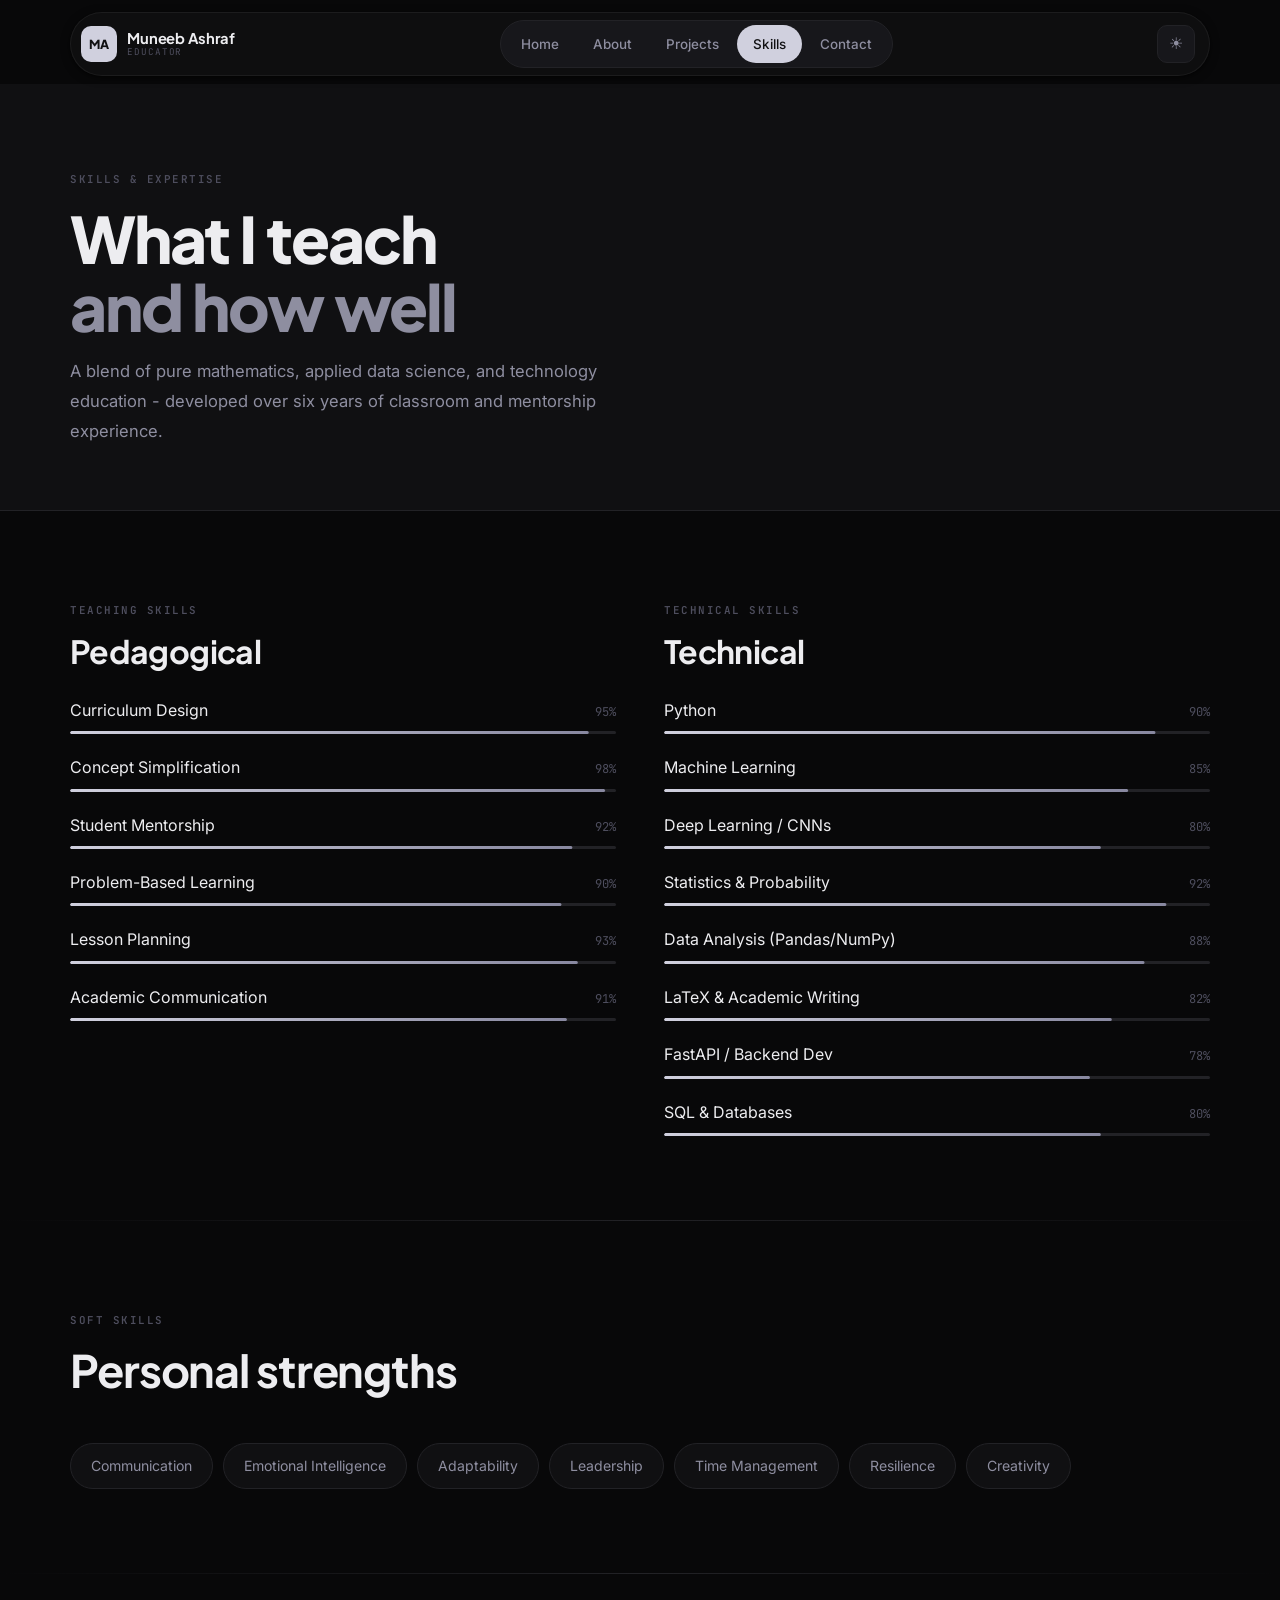
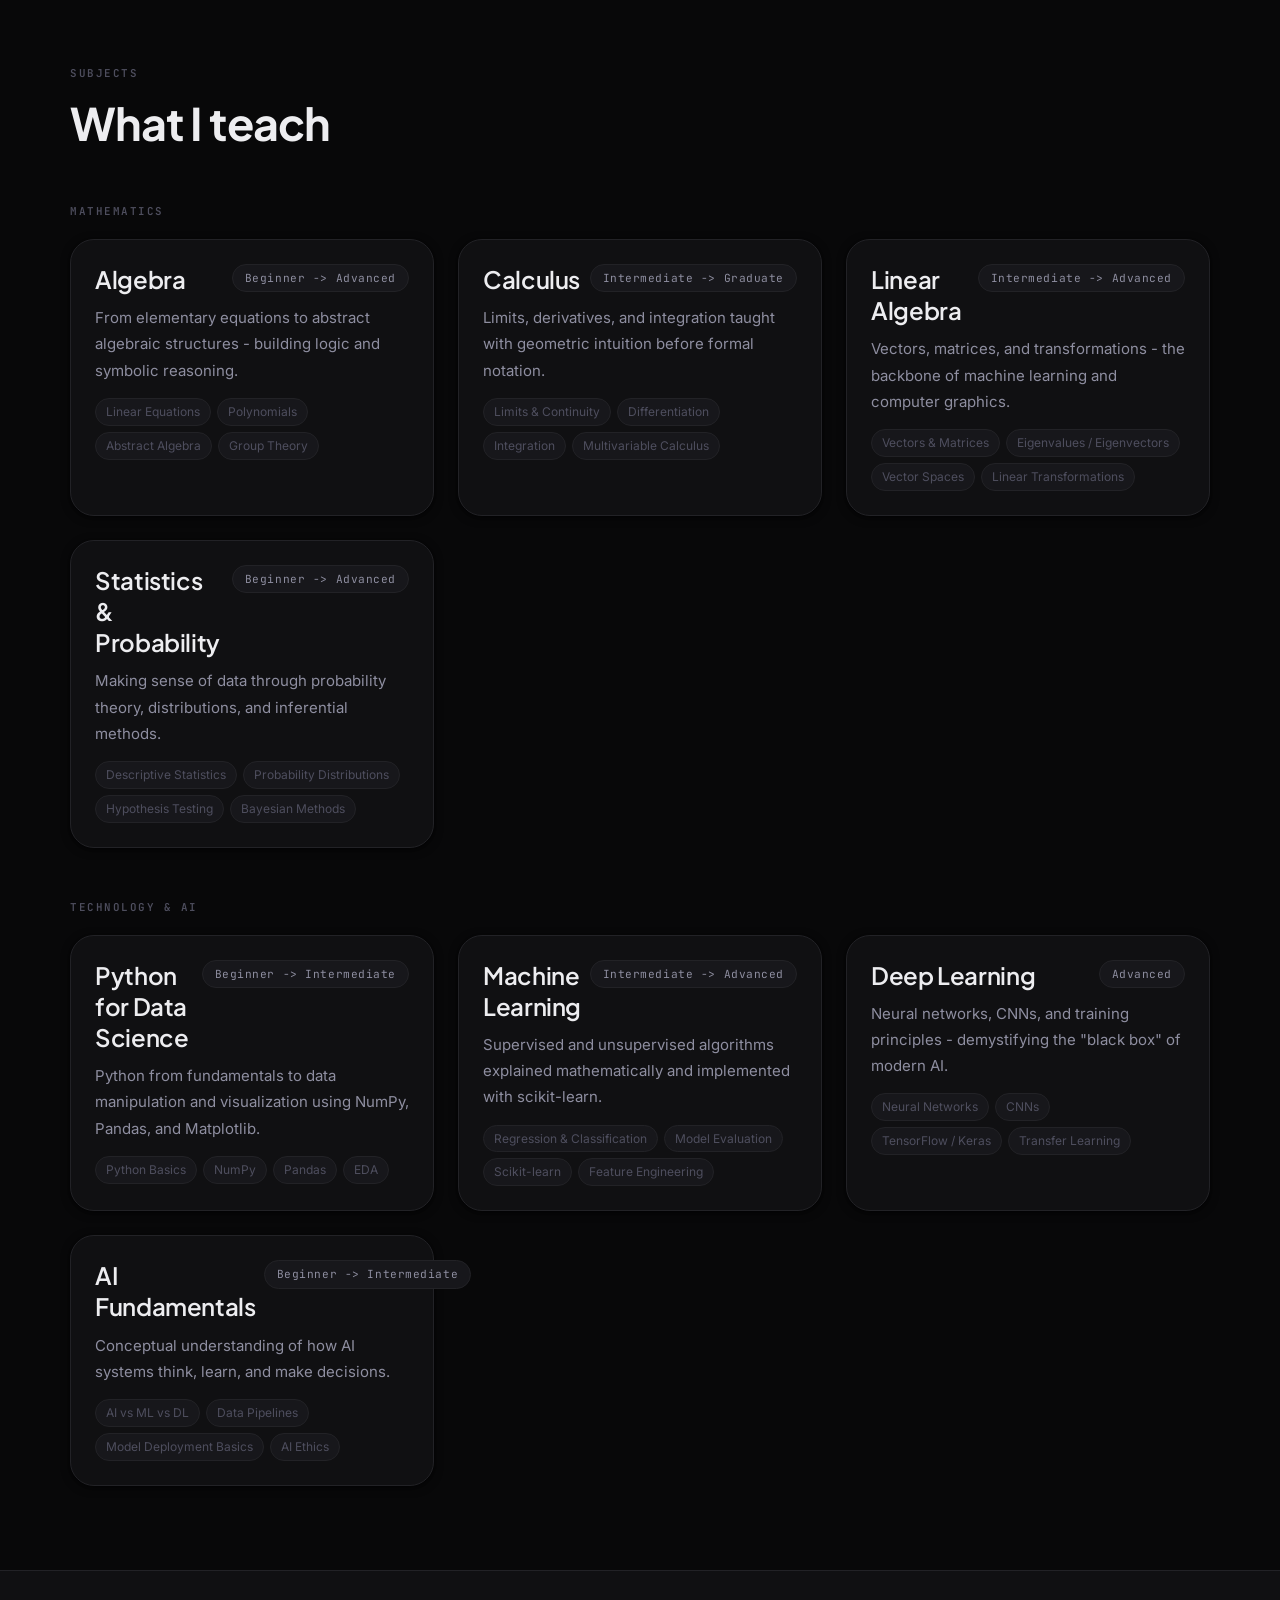
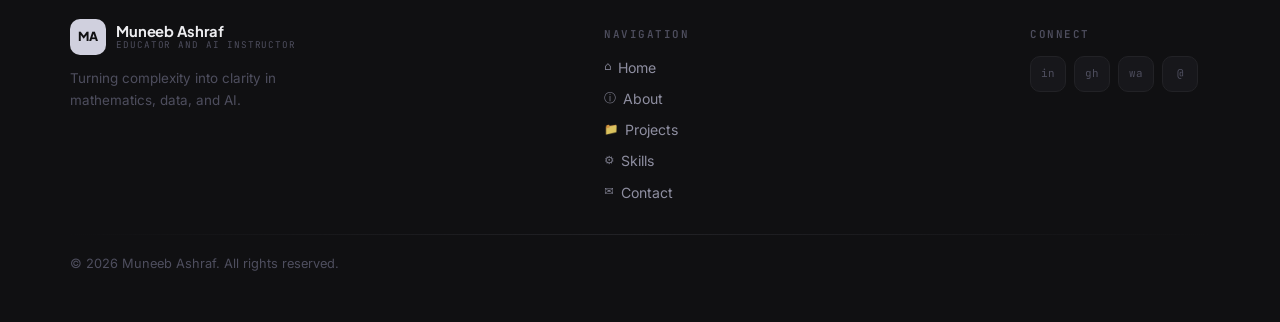
<file: skills.html>
<!DOCTYPE html>
<html lang="en">
<head>
  <meta charset="UTF-8">
  <meta name="viewport" content="width=device-width, initial-scale=1.0">
  <title>Skills and Expertise | Muneeb Ashraf</title>
  <meta name="description" content="Teaching and technical skills of Muneeb Ashraf, including mathematics and AI subjects taught.">
  <script>
    (function () {
      try {
        if (localStorage.getItem('muneeb-theme') === 'light') {
          document.documentElement.setAttribute('data-theme', 'light');
        }
      } catch (error) {
        // Ignore storage access errors.
      }
    })();
  </script>
  <link rel="stylesheet" href="assets/css/style.css">
  <script async src="https://www.googletagmanager.com/gtag/js?id=G-LN9Z6VJPNV"></script>
  <script>
    window.dataLayer = window.dataLayer || [];
    function gtag(){dataLayer.push(arguments);}
    gtag('js', new Date());
    gtag('config', 'G-LN9Z6VJPNV');
  </script>
</head>
<body>
  <header class="site-header" id="site-header">
    <div class="container nav-shell glass">
      <a href="index.html" class="brand" aria-label="Go to homepage">
        <span class="brand-mark">MA</span>
        <span class="brand-text">
          <span class="brand-name">Muneeb Ashraf</span>
          <span class="brand-role">Educator</span>
        </span>
      </a>

      <nav class="main-nav" id="mainNav">
        <a href="index.html">Home</a>
        <a href="education.html">About</a>
        <a href="projects.html">Projects</a>
        <a href="skills.html">Skills</a>
        <a href="contact.html">Contact</a>
      </nav>

      <div class="nav-controls">
        <button class="theme-toggle" id="theme-toggle" type="button" data-theme-icon="sun" aria-label="Switch to light theme" title="Switch to light theme">&#9728;</button>
        <button class="menu-btn" id="menu-btn" type="button" aria-expanded="false" aria-controls="mainNav">Menu</button>
      </div>
    </div>
  </header>

  <main class="page-container">
    <section class="banner">
      <div class="container">
        <div class="section-header" data-reveal>
          <span class="label" style="margin-bottom: 16px;">Skills &amp; Expertise</span>
          <h1 class="display-lg" style="margin-bottom: 16px;">What I teach<br><span style="color: var(--text-secondary);">and how well</span></h1>
          <p class="body-lg" style="max-width: 56ch;">
            A blend of pure mathematics, applied data science, and technology education - developed over
            six years of classroom and mentorship experience.
          </p>
        </div>
      </div>
    </section>

    <section class="section">
      <div class="container skills-columns">
        <article data-reveal>
          <span class="label" style="margin-bottom: 12px;">Teaching skills</span>
          <h2 class="heading-lg" style="margin-bottom: 26px;">Pedagogical</h2>

          <div class="skill-row">
            <div class="skill-head"><span>Curriculum Design</span><span class="tiny-meta">95%</span></div>
            <div class="skill-track"><div class="skill-fill" data-level="95"></div></div>
          </div>
          <div class="skill-row">
            <div class="skill-head"><span>Concept Simplification</span><span class="tiny-meta">98%</span></div>
            <div class="skill-track"><div class="skill-fill" data-level="98"></div></div>
          </div>
          <div class="skill-row">
            <div class="skill-head"><span>Student Mentorship</span><span class="tiny-meta">92%</span></div>
            <div class="skill-track"><div class="skill-fill" data-level="92"></div></div>
          </div>
          <div class="skill-row">
            <div class="skill-head"><span>Problem-Based Learning</span><span class="tiny-meta">90%</span></div>
            <div class="skill-track"><div class="skill-fill" data-level="90"></div></div>
          </div>
          <div class="skill-row">
            <div class="skill-head"><span>Lesson Planning</span><span class="tiny-meta">93%</span></div>
            <div class="skill-track"><div class="skill-fill" data-level="93"></div></div>
          </div>
          <div class="skill-row">
            <div class="skill-head"><span>Academic Communication</span><span class="tiny-meta">91%</span></div>
            <div class="skill-track"><div class="skill-fill" data-level="91"></div></div>
          </div>
        </article>

        <article data-reveal style="--reveal-delay: 120ms;">
          <span class="label" style="margin-bottom: 12px;">Technical skills</span>
          <h2 class="heading-lg" style="margin-bottom: 26px;">Technical</h2>

          <div class="skill-row">
            <div class="skill-head"><span>Python</span><span class="tiny-meta">90%</span></div>
            <div class="skill-track"><div class="skill-fill" data-level="90"></div></div>
          </div>
          <div class="skill-row">
            <div class="skill-head"><span>Machine Learning</span><span class="tiny-meta">85%</span></div>
            <div class="skill-track"><div class="skill-fill" data-level="85"></div></div>
          </div>
          <div class="skill-row">
            <div class="skill-head"><span>Deep Learning / CNNs</span><span class="tiny-meta">80%</span></div>
            <div class="skill-track"><div class="skill-fill" data-level="80"></div></div>
          </div>
          <div class="skill-row">
            <div class="skill-head"><span>Statistics &amp; Probability</span><span class="tiny-meta">92%</span></div>
            <div class="skill-track"><div class="skill-fill" data-level="92"></div></div>
          </div>
          <div class="skill-row">
            <div class="skill-head"><span>Data Analysis (Pandas/NumPy)</span><span class="tiny-meta">88%</span></div>
            <div class="skill-track"><div class="skill-fill" data-level="88"></div></div>
          </div>
          <div class="skill-row">
            <div class="skill-head"><span>LaTeX &amp; Academic Writing</span><span class="tiny-meta">82%</span></div>
            <div class="skill-track"><div class="skill-fill" data-level="82"></div></div>
          </div>
          <div class="skill-row">
            <div class="skill-head"><span>FastAPI / Backend Dev</span><span class="tiny-meta">78%</span></div>
            <div class="skill-track"><div class="skill-fill" data-level="78"></div></div>
          </div>
          <div class="skill-row">
            <div class="skill-head"><span>SQL &amp; Databases</span><span class="tiny-meta">80%</span></div>
            <div class="skill-track"><div class="skill-fill" data-level="80"></div></div>
          </div>
        </article>
      </div>
    </section>

    <hr class="divider">

    <section class="section">
      <div class="container">
        <div class="section-header" data-reveal>
          <span class="label" style="margin-bottom: 14px;">Soft skills</span>
          <h2 class="heading-xl">Personal strengths</h2>
        </div>

        <div class="chip-row" data-reveal style="--reveal-delay: 90ms;">
          <span class="soft-chip">Communication</span>
          <span class="soft-chip">Emotional Intelligence</span>
          <span class="soft-chip">Adaptability</span>
          <span class="soft-chip">Leadership</span>
          <span class="soft-chip">Time Management</span>
          <span class="soft-chip">Resilience</span>
          <span class="soft-chip">Creativity</span>
        </div>
      </div>
    </section>

    <hr class="divider">

    <section class="section">
      <div class="container">
        <div class="section-header" data-reveal>
          <span class="label" style="margin-bottom: 14px;">Subjects</span>
          <h2 class="heading-xl">What I teach</h2>
        </div>

        <p class="label" style="margin-bottom: 18px;" data-reveal>Mathematics</p>
        <div class="grid-auto" style="margin-bottom: 44px;">
          <article class="card subject-card" data-reveal>
            <div class="subject-head"><h3 class="heading-md">Algebra</h3><span class="badge badge-matte">Beginner -&gt; Advanced</span></div>
            <p class="body-md" style="margin-bottom: 14px;">From elementary equations to abstract algebraic structures - building logic and symbolic reasoning.</p>
            <div class="tag-row"><span class="tag">Linear Equations</span><span class="tag">Polynomials</span><span class="tag">Abstract Algebra</span><span class="tag">Group Theory</span></div>
          </article>
          <article class="card subject-card" data-reveal style="--reveal-delay: 80ms;">
            <div class="subject-head"><h3 class="heading-md">Calculus</h3><span class="badge badge-matte">Intermediate -&gt; Graduate</span></div>
            <p class="body-md" style="margin-bottom: 14px;">Limits, derivatives, and integration taught with geometric intuition before formal notation.</p>
            <div class="tag-row"><span class="tag">Limits &amp; Continuity</span><span class="tag">Differentiation</span><span class="tag">Integration</span><span class="tag">Multivariable Calculus</span></div>
          </article>
          <article class="card subject-card" data-reveal style="--reveal-delay: 160ms;">
            <div class="subject-head"><h3 class="heading-md">Linear Algebra</h3><span class="badge badge-matte">Intermediate -&gt; Advanced</span></div>
            <p class="body-md" style="margin-bottom: 14px;">Vectors, matrices, and transformations - the backbone of machine learning and computer graphics.</p>
            <div class="tag-row"><span class="tag">Vectors &amp; Matrices</span><span class="tag">Eigenvalues / Eigenvectors</span><span class="tag">Vector Spaces</span><span class="tag">Linear Transformations</span></div>
          </article>
          <article class="card subject-card" data-reveal style="--reveal-delay: 240ms;">
            <div class="subject-head"><h3 class="heading-md">Statistics &amp; Probability</h3><span class="badge badge-matte">Beginner -&gt; Advanced</span></div>
            <p class="body-md" style="margin-bottom: 14px;">Making sense of data through probability theory, distributions, and inferential methods.</p>
            <div class="tag-row"><span class="tag">Descriptive Statistics</span><span class="tag">Probability Distributions</span><span class="tag">Hypothesis Testing</span><span class="tag">Bayesian Methods</span></div>
          </article>
        </div>

        <p class="label" style="margin-bottom: 18px;" data-reveal>Technology &amp; AI</p>
        <div class="grid-auto">
          <article class="card subject-card" data-reveal>
            <div class="subject-head"><h3 class="heading-md">Python for Data Science</h3><span class="badge badge-matte">Beginner -&gt; Intermediate</span></div>
            <p class="body-md" style="margin-bottom: 14px;">Python from fundamentals to data manipulation and visualization using NumPy, Pandas, and Matplotlib.</p>
            <div class="tag-row"><span class="tag">Python Basics</span><span class="tag">NumPy</span><span class="tag">Pandas</span><span class="tag">EDA</span></div>
          </article>
          <article class="card subject-card" data-reveal style="--reveal-delay: 80ms;">
            <div class="subject-head"><h3 class="heading-md">Machine Learning</h3><span class="badge badge-matte">Intermediate -&gt; Advanced</span></div>
            <p class="body-md" style="margin-bottom: 14px;">Supervised and unsupervised algorithms explained mathematically and implemented with scikit-learn.</p>
            <div class="tag-row"><span class="tag">Regression &amp; Classification</span><span class="tag">Model Evaluation</span><span class="tag">Scikit-learn</span><span class="tag">Feature Engineering</span></div>
          </article>
          <article class="card subject-card" data-reveal style="--reveal-delay: 160ms;">
            <div class="subject-head"><h3 class="heading-md">Deep Learning</h3><span class="badge badge-matte">Advanced</span></div>
            <p class="body-md" style="margin-bottom: 14px;">Neural networks, CNNs, and training principles - demystifying the "black box" of modern AI.</p>
            <div class="tag-row"><span class="tag">Neural Networks</span><span class="tag">CNNs</span><span class="tag">TensorFlow / Keras</span><span class="tag">Transfer Learning</span></div>
          </article>
          <article class="card subject-card" data-reveal style="--reveal-delay: 240ms;">
            <div class="subject-head"><h3 class="heading-md">AI Fundamentals</h3><span class="badge badge-matte">Beginner -&gt; Intermediate</span></div>
            <p class="body-md" style="margin-bottom: 14px;">Conceptual understanding of how AI systems think, learn, and make decisions.</p>
            <div class="tag-row"><span class="tag">AI vs ML vs DL</span><span class="tag">Data Pipelines</span><span class="tag">Model Deployment Basics</span><span class="tag">AI Ethics</span></div>
          </article>
        </div>
      </div>
    </section>
  </main>

  <footer class="site-footer">
    <div class="container">
      <div class="footer-top">
        <div>
          <a href="index.html" class="brand" aria-label="Go to homepage">
            <span class="brand-mark">MA</span>
            <span class="brand-text">
              <span class="brand-name">Muneeb Ashraf</span>
              <span class="brand-role">Educator and AI Instructor</span>
            </span>
          </a>
          <p class="meta-note" style="max-width: 36ch; margin-top: 12px;">Turning complexity into clarity in mathematics, data, and AI.</p>
        </div>

        <div class="footer-col">
          <span class="label" style="margin-bottom: 12px;">Navigation</span>
          <div class="footer-links">
            <a class="footer-link" href="index.html"><span class="footer-icon" aria-hidden="true">&#8962;</span>Home</a>
            <a class="footer-link" href="education.html"><span class="footer-icon" aria-hidden="true">&#9432;</span>About</a>
            <a class="footer-link" href="projects.html"><span class="footer-icon" aria-hidden="true">&#128193;</span>Projects</a>
            <a class="footer-link" href="skills.html"><span class="footer-icon" aria-hidden="true">&#9881;</span>Skills</a>
            <a class="footer-link" href="contact.html"><span class="footer-icon" aria-hidden="true">&#9993;</span>Contact</a>
          </div>
        </div>

        <div class="footer-col">
          <span class="label" style="margin-bottom: 12px;">Connect</span>
          <div class="social-row">
            <a class="social-btn" href="https://linkedin.com/in/muneeb-ashraf-ai" target="_blank" rel="noopener noreferrer" aria-label="LinkedIn">in</a>
            <a class="social-btn" href="https://github.com/alphaaa-m" target="_blank" rel="noopener noreferrer" aria-label="GitHub">gh</a>
            <a class="social-btn" href="https://wa.me/923006275648" target="_blank" rel="noopener noreferrer" aria-label="WhatsApp">wa</a>
            <a class="social-btn" href="mailto:muneebashraf.edu@gmail.com" aria-label="Email">@</a>
          </div>
        </div>
      </div>
      <hr class="divider">
      <div class="footer-bottom">&copy; <span data-year></span> Muneeb Ashraf. All rights reserved.</div>
    </div>
  </footer>

  <script src="assets/js/script.js"></script>
</body>
</html>
</file>
<file: assets/css/style.css>
@import url('https://fonts.googleapis.com/css2?family=Plus+Jakarta+Sans:ital,wght@0,300;0,400;0,500;0,600;0,700;0,800;1,400&family=Inter:wght@300;400;500;600;700&family=JetBrains+Mono:wght@400;500;600&family=Montserrat:wght@300;400;600&display=swap');

:root {
    --bg-base: #080809;
    --bg-surface: #101012;
    --bg-elevated: #17171b;
    --bg-glass: rgba(16, 16, 18, 0.82);
    --bg-overlay: rgba(8, 8, 9, 0.94);

    --border: #222226;
    --border-mid: #30303a;
    --border-accent: #3e3e4a;
    --border-glass: rgba(255, 255, 255, 0.06);

    --text-primary: #ededf0;
    --text-secondary: #8e8ea0;
    --text-muted: #4e4e5e;

    --accent: #d0d0de;
    --accent-mid: #8888a0;
    --accent-soft: rgba(208, 208, 222, 0.08);
    --accent-border: rgba(208, 208, 222, 0.16);

    --shadow-xs: 0 1px 2px rgba(0, 0, 0, 0.5);
    --shadow-sm: 0 2px 8px rgba(0, 0, 0, 0.5), 0 1px 3px rgba(0, 0, 0, 0.4);
    --shadow-md: 0 8px 24px rgba(0, 0, 0, 0.55), 0 3px 8px rgba(0, 0, 0, 0.4);
    --shadow-lg: 0 20px 60px rgba(0, 0, 0, 0.6), 0 8px 20px rgba(0, 0, 0, 0.5);
    --shadow-xl: 0 40px 100px rgba(0, 0, 0, 0.7);

    --radius-sm: 10px;
    --radius-md: 16px;
    --radius-lg: 24px;
    --radius-xl: 36px;
    --radius-full: 9999px;

    color-scheme: dark;
}

[data-theme='light'] {
    --bg-base: #f4f4f5;
    --bg-surface: #ffffff;
    --bg-elevated: #eaeaec;
    --bg-glass: rgba(255, 255, 255, 0.78);
    --bg-overlay: rgba(244, 244, 245, 0.92);

    --border: #d9d9dc;
    --border-mid: #b8b8be;
    --border-accent: #a0a0a8;
    --border-glass: rgba(0, 0, 0, 0.07);

    --text-primary: #0b0b0d;
    --text-secondary: #4a4a56;
    --text-muted: #8d8d9e;

    --accent: #242430;
    --accent-mid: #56566a;
    --accent-soft: rgba(36, 36, 48, 0.08);
    --accent-border: rgba(36, 36, 48, 0.18);

    --shadow-xs: 0 1px 2px rgba(0, 0, 0, 0.04);
    --shadow-sm: 0 2px 8px rgba(0, 0, 0, 0.06), 0 1px 3px rgba(0, 0, 0, 0.04);
    --shadow-md: 0 8px 24px rgba(0, 0, 0, 0.08), 0 3px 8px rgba(0, 0, 0, 0.04);
    --shadow-lg: 0 20px 60px rgba(0, 0, 0, 0.1), 0 8px 20px rgba(0, 0, 0, 0.06);
    --shadow-xl: 0 40px 100px rgba(0, 0, 0, 0.12);

    color-scheme: light;
}

*,
*::before,
*::after {
    box-sizing: border-box;
    margin: 0;
    padding: 0;
}

html {
    scroll-behavior: smooth;
    -webkit-font-smoothing: antialiased;
    -moz-osx-font-smoothing: grayscale;
}

body {
    font-family: 'Inter', system-ui, -apple-system, sans-serif;
    background: var(--bg-base);
    color: var(--text-primary);
    line-height: 1.65;
    transition: background-color 0.35s ease, color 0.35s ease;
    overflow-x: hidden;
}

a {
    text-decoration: none;
    color: inherit;
}

img {
    display: block;
    max-width: 100%;
}

.container {
    width: min(1140px, calc(100% - 56px));
    margin-inline: auto;
}

.page-container {
    min-height: 100vh;
    padding-top: 84px;
}

.glass {
    background: var(--bg-glass);
    backdrop-filter: blur(20px) saturate(160%);
    -webkit-backdrop-filter: blur(20px) saturate(160%);
    border: 1px solid var(--border-glass);
}

.card {
    background: var(--bg-surface);
    border: 1px solid var(--border);
    border-radius: var(--radius-lg);
    box-shadow: var(--shadow-sm);
    transition: box-shadow 0.3s ease, border-color 0.3s ease, transform 0.3s ease;
}

.card:hover {
    box-shadow: var(--shadow-lg);
    border-color: var(--border-accent);
    transform: translateY(-3px);
}

.section {
    padding: 84px 0;
}

.section-soft {
    background: var(--bg-surface);
    border-top: 1px solid var(--border);
    border-bottom: 1px solid var(--border);
}

.section-header {
    max-width: 760px;
    margin-bottom: 48px;
}

.label {
    display: inline-block;
    font-family: 'JetBrains Mono', monospace;
    font-size: 0.68rem;
    font-weight: 600;
    letter-spacing: 0.14em;
    text-transform: uppercase;
    color: var(--text-muted);
}

.display-lg {
    font-family: 'Plus Jakarta Sans', 'Inter', sans-serif;
    font-size: clamp(2.4rem, 5vw, 4.5rem);
    font-weight: 800;
    line-height: 1.06;
    letter-spacing: -0.03em;
    color: var(--text-primary);
}

.heading-xl {
    font-family: 'Plus Jakarta Sans', 'Inter', sans-serif;
    font-size: clamp(1.8rem, 3.5vw, 3rem);
    font-weight: 700;
    line-height: 1.15;
    letter-spacing: -0.025em;
    color: var(--text-primary);
}

.heading-lg {
    font-family: 'Plus Jakarta Sans', 'Inter', sans-serif;
    font-size: clamp(1.4rem, 2.5vw, 2.2rem);
    font-weight: 700;
    line-height: 1.2;
    letter-spacing: -0.02em;
    color: var(--text-primary);
}

.heading-md {
    font-family: 'Plus Jakarta Sans', 'Inter', sans-serif;
    font-size: clamp(1.05rem, 2vw, 1.5rem);
    font-weight: 600;
    line-height: 1.3;
    letter-spacing: -0.015em;
    color: var(--text-primary);
}

.body-lg {
    font-size: 1.04rem;
    line-height: 1.8;
    color: var(--text-secondary);
}

.body-md {
    font-size: 0.9375rem;
    line-height: 1.75;
    color: var(--text-secondary);
}

.meta-note {
    font-size: 0.84rem;
    color: var(--text-muted);
}

.badge {
    display: inline-flex;
    align-items: center;
    border-radius: var(--radius-full);
    padding: 4px 12px;
    font-family: 'JetBrains Mono', monospace;
    font-size: 0.7rem;
    letter-spacing: 0.05em;
    color: var(--accent-mid);
    border: 1px solid var(--accent-border);
    background: var(--accent-soft);
    white-space: nowrap;
}

.badge-matte {
    color: var(--text-secondary);
    border: 1px solid var(--border);
    background: var(--bg-elevated);
}

.tag {
    display: inline-flex;
    align-items: center;
    border-radius: var(--radius-full);
    padding: 3px 10px;
    font-size: 0.75rem;
    color: var(--text-muted);
    border: 1px solid var(--border);
    background: var(--bg-elevated);
}

.btn-primary,
.btn-outline,
.btn-ghost {
    display: inline-flex;
    align-items: center;
    justify-content: center;
    gap: 8px;
    border-radius: var(--radius-md);
    font-family: 'Plus Jakarta Sans', 'Inter', sans-serif;
    font-weight: 600;
    font-size: 0.9rem;
    letter-spacing: 0.01em;
    white-space: nowrap;
    cursor: pointer;
    transition: transform 0.2s ease, background-color 0.2s ease, border-color 0.2s ease, color 0.2s ease, opacity 0.2s ease;
}

.btn-primary {
    padding: 12px 30px;
    border: none;
    background: var(--accent);
    color: var(--bg-surface);
    box-shadow: var(--shadow-md);
}

.btn-primary:hover {
    transform: translateY(-2px);
    opacity: 0.88;
}

.btn-outline {
    padding: 11px 30px;
    border: 1.5px solid var(--border-accent);
    background: transparent;
    color: var(--text-primary);
}

.btn-outline:hover {
    transform: translateY(-2px);
    background: var(--accent-soft);
    border-color: var(--accent);
}

.btn-ghost {
    padding: 8px 14px;
    border: none;
    background: transparent;
    color: var(--text-secondary);
    font-family: 'Inter', sans-serif;
    font-size: 0.86rem;
}

.btn-ghost:hover {
    background: var(--accent-soft);
    color: var(--text-primary);
}

.divider {
    border: none;
    height: 1px;
    background: linear-gradient(to right, transparent, var(--border), transparent);
}

[data-reveal] {
    opacity: 0;
    transform: translateY(24px);
    transition: opacity 0.65s ease, transform 0.65s ease;
    transition-delay: var(--reveal-delay, 0ms);
}

[data-reveal].is-visible {
    opacity: 1;
    transform: translateY(0);
}

.site-header {
    position: fixed;
    top: 0;
    left: 0;
    right: 0;
    z-index: 260;
    padding: 0 28px;
    transition: background 0.3s ease, border-color 0.3s ease;
}

.site-header.is-scrolled {
    background: var(--bg-overlay);
    border-bottom: 1px solid var(--border-glass);
}

.nav-shell {
    margin-top: 12px;
    min-height: 64px;
    border-radius: var(--radius-full);
    position: relative;
    display: flex;
    align-items: center;
    justify-content: space-between;
    gap: 16px;
    padding: 0 14px 0 10px;
    box-shadow: var(--shadow-sm);
    transition: margin-top 0.25s ease;
}

.site-header.is-scrolled .nav-shell {
    margin-top: 8px;
}

.brand {
    display: inline-flex;
    align-items: center;
    gap: 10px;
}

.brand-mark {
    width: 36px;
    height: 36px;
    border-radius: 10px;
    background: var(--accent);
    color: var(--bg-surface);
    display: inline-flex;
    align-items: center;
    justify-content: center;
    font-family: 'Plus Jakarta Sans', 'Inter', sans-serif;
    font-weight: 800;
    font-size: 0.78rem;
}

.brand-text {
    display: inline-flex;
    flex-direction: column;
    line-height: 1.08;
}

.brand-name {
    font-family: 'Plus Jakarta Sans', 'Inter', sans-serif;
    font-weight: 700;
    font-size: 0.92rem;
    letter-spacing: -0.01em;
}

.brand-role {
    font-family: 'JetBrains Mono', monospace;
    font-size: 0.58rem;
    letter-spacing: 0.1em;
    text-transform: uppercase;
    color: var(--text-muted);
}

.main-nav {
    display: inline-flex;
    align-items: center;
    gap: 2px;
    border: 1px solid var(--border);
    border-radius: var(--radius-full);
    padding: 4px;
    background: var(--bg-elevated);
}

.main-nav a {
    display: inline-flex;
    align-items: center;
    gap: 6px;
    font-size: 0.84rem;
    font-weight: 500;
    color: var(--text-secondary);
    padding: 8px 16px;
    border-radius: var(--radius-full);
    white-space: nowrap;
    transition: background-color 0.2s ease, color 0.2s ease;
}

.main-nav a.active,
.main-nav a:hover {
    background: var(--accent);
    color: var(--bg-surface);
}

.footer-icon {
    display: inline-flex;
    align-items: center;
    justify-content: center;
    font-size: 0.82em;
    line-height: 1;
    opacity: 0.85;
}

.footer-link:hover .footer-icon {
    opacity: 1;
}

.nav-controls {
    display: inline-flex;
    align-items: center;
    gap: 8px;
}

.theme-toggle,
.menu-btn {
    width: 38px;
    height: 38px;
    border-radius: 10px;
    border: 1px solid var(--border);
    background: var(--bg-elevated);
    color: var(--text-secondary);
    display: inline-flex;
    align-items: center;
    justify-content: center;
    font-size: 0.74rem;
    line-height: 1;
    cursor: pointer;
}

.theme-toggle {
    font-size: 1rem;
}

.menu-btn {
    display: none;
}

.opening-scene {
    position: relative;
    min-height: 100svh;
    width: 100%;
    overflow: hidden;
    font-family: 'Montserrat', 'Inter', sans-serif;
    background-color: #111;
    color: #fff;
}

.opening-background-gradient {
    position: absolute;
    inset: 0;
    background: radial-gradient(circle at center, #2c2c30 0%, #161618 60%, #0d0d0f 100%);
    z-index: 0;
}

.opening-grid-overlay {
    position: absolute;
    inset: 0;
    background-image: radial-gradient(rgba(255, 255, 255, 0.08) 1px, transparent 1px);
    background-size: 40px 40px;
    background-position: center;
    opacity: 0.8;
    z-index: 1;
    pointer-events: none;
}

.opening-canvas-container {
    position: absolute;
    inset: 0;
    z-index: 2;
}

.opening-canvas-container canvas {
    filter: saturate(1.06) contrast(1.04);
}

.opening-hero-content {
    position: absolute;
    top: 50%;
    left: 50%;
    transform: translate(-50%, -50%);
    display: flex;
    flex-direction: column;
    align-items: center;
    justify-content: center;
    width: 100%;
    text-align: center;
    pointer-events: none;
    z-index: 10;
}

.opening-title {
    margin: 0;
    padding: 0 24px;
    font-size: clamp(2.4rem, 6.8vw, 4.5rem);
    font-weight: 600;
    letter-spacing: 0.1em;
    background: linear-gradient(110deg, #fcfdff 12%, #c7cedd 42%, #ffffff 54%, #afb7c7 80%);
    background-size: 210% 100%;
    background-clip: text;
    -webkit-background-clip: text;
    -webkit-text-fill-color: transparent;
    text-shadow: 0 0 42px rgba(220, 226, 242, 0.32);
}

.opening-subtitle {
    margin-top: 1rem;
    padding: 0 24px;
    font-size: clamp(0.72rem, 1.8vw, 1.2rem);
    font-weight: 300;
    letter-spacing: 0.3em;
    color: #a0a0a5;
    text-transform: uppercase;
}

.opening-divider {
    margin-top: 0.85rem;
    width: clamp(56px, 9vw, 92px);
    height: 1px;
    border-radius: 9999px;
    background: linear-gradient(90deg, rgba(183, 192, 213, 0) 0%, rgba(183, 192, 213, 0.78) 50%, rgba(183, 192, 213, 0) 100%);
    box-shadow: 0 0 14px rgba(183, 192, 213, 0.35);
}

.opening-kicker {
    margin-top: 1rem;
    padding: 0 24px;
    max-width: min(92vw, 760px);
    font-family: 'JetBrains Mono', 'Fira Code', monospace;
    font-weight: 500;
    font-size: clamp(0.72rem, 1.2vw, 0.92rem);
    letter-spacing: 0.12em;
    text-transform: uppercase;
    color: #d2d8e6;
    text-shadow: 0 0 28px rgba(191, 198, 215, 0.28);
}

.opening-kicker-wrap {
    margin-top: 80px;
    max-width: 88vw;
}

.opening-scene:not(.js-enabled) .opening-title {
    animation: title-shimmer 8s linear infinite, title-breathe 3.8s ease-in-out infinite;
}

.opening-scene.js-enabled .opening-title {
    opacity: 0;
    filter: blur(10px);
    transform: scale(0.95);
    transition: opacity 1.25s ease-out, filter 1.45s ease-out, transform 1.8s cubic-bezier(0.2, 1, 0.3, 1);
}

.opening-scene.js-enabled .opening-subtitle {
    opacity: 0;
    filter: blur(5px);
    transform: translateY(20px);
    transition: opacity 1.25s ease-out 0.35s, filter 1.25s ease-out 0.35s, transform 1.6s cubic-bezier(0.2, 1, 0.3, 1) 0.35s;
}

.opening-scene.js-enabled .opening-divider {
    opacity: 0;
    transform: scaleX(0.65);
    transform-origin: center;
    transition: opacity 0.9s ease-out 0.54s, transform 1.05s cubic-bezier(0.2, 1, 0.3, 1) 0.54s;
}

.opening-scene.js-enabled .opening-kicker {
    opacity: 0;
    filter: blur(4px);
    transform: translateY(14px);
    transition: opacity 1.05s ease-out 0.72s, filter 1.05s ease-out 0.72s, transform 1.35s cubic-bezier(0.2, 1, 0.3, 1) 0.72s;
}

.opening-scene.js-enabled .opening-hero-content.reveal .opening-title {
    opacity: 1;
    filter: blur(0);
    transform: scale(1);
    animation: title-shimmer 8s linear infinite, title-breathe 3.8s ease-in-out infinite;
}

.opening-scene.js-enabled .opening-hero-content.reveal .opening-subtitle,
.opening-scene.js-enabled .opening-hero-content.reveal .opening-divider,
.opening-scene.js-enabled .opening-hero-content.reveal .opening-kicker {
    opacity: 1;
    filter: blur(0);
    transform: translateY(0);
}

@keyframes title-shimmer {
    0% {
        background-position: 0% 50%;
    }
    100% {
        background-position: 210% 50%;
    }
}

@keyframes title-breathe {
    0%,
    100% {
        text-shadow: 0 0 28px rgba(223, 230, 244, 0.22);
    }
    50% {
        text-shadow: 0 0 58px rgba(223, 230, 244, 0.42);
    }
}

.grid-2,
.grid-3,
.grid-auto {
    display: grid;
    gap: 24px;
}

.grid-2 {
    grid-template-columns: repeat(2, minmax(0, 1fr));
}

.grid-3 {
    grid-template-columns: repeat(3, minmax(0, 1fr));
}

.grid-auto {
    grid-template-columns: repeat(auto-fit, minmax(280px, 1fr));
}

.icon-box {
    width: 44px;
    height: 44px;
    border-radius: var(--radius-md);
    border: 1px solid var(--border);
    background: var(--bg-elevated);
    color: var(--text-primary);
    font-family: 'JetBrains Mono', monospace;
    font-size: 0.78rem;
    display: inline-flex;
    align-items: center;
    justify-content: center;
}

.tag-row {
    display: flex;
    flex-wrap: wrap;
    gap: 6px;
}

.pill-row {
    display: flex;
    flex-wrap: wrap;
    gap: 10px;
}

.cta-row {
    margin-top: 42px;
    border-top: 1px solid var(--border);
    padding-top: 34px;
    display: flex;
    justify-content: space-between;
    align-items: center;
    gap: 18px;
    flex-wrap: wrap;
}

.link-card-top {
    display: flex;
    justify-content: space-between;
    align-items: flex-start;
    margin-bottom: 20px;
}

.link-card-arrow {
    color: var(--text-muted);
    font-size: 0.92rem;
}

.link-card-cta {
    display: inline-flex;
    align-items: center;
    gap: 6px;
    font-size: 0.8rem;
    font-family: 'JetBrains Mono', monospace;
    letter-spacing: 0.04em;
    color: var(--text-primary);
    border-top: 1px solid var(--border);
    padding-top: 16px;
}

.banner {
    border-bottom: 1px solid var(--border);
    background: var(--bg-surface);
    padding: 80px 0 64px;
}

.banner .section-header {
    margin-bottom: 0;
}

.about-hero {
    display: grid;
    grid-template-columns: minmax(0, 1fr) 320px;
    gap: 34px;
    align-items: center;
}

.portrait-frame {
    border-radius: var(--radius-xl);
    border: 1px solid var(--border);
    overflow: hidden;
    background: var(--bg-elevated);
    box-shadow: var(--shadow-lg);
}

.timeline {
    position: relative;
    padding-left: 36px;
}

.timeline::before {
    content: '';
    position: absolute;
    left: 16px;
    top: 8px;
    bottom: 8px;
    width: 1px;
    background: linear-gradient(to bottom, var(--border-accent), transparent);
}

.timeline-item {
    position: relative;
    margin-bottom: 18px;
    border-radius: var(--radius-md);
    border: 1px solid var(--border);
    background: var(--bg-surface);
    padding: 16px 20px;
}

.timeline-item:last-child {
    margin-bottom: 0;
}

.timeline-node {
    position: absolute;
    left: -24px;
    top: 18px;
    width: 10px;
    height: 10px;
    border-radius: var(--radius-full);
    background: var(--accent);
    border: 2px solid var(--bg-surface);
    box-shadow: 0 0 0 3px var(--accent-soft);
}

.status-pill {
    display: inline-flex;
    margin-bottom: 8px;
    border-radius: var(--radius-full);
    padding: 2px 8px;
    font-family: 'JetBrains Mono', monospace;
    font-size: 0.66rem;
    letter-spacing: 0.1em;
    text-transform: uppercase;
    color: var(--text-primary);
    background: var(--border);
}

.tiny-meta {
    font-family: 'JetBrains Mono', monospace;
    font-size: 0.76rem;
    color: var(--text-muted);
}

.cert-card {
    border-radius: var(--radius-md);
    border: 1px solid var(--border);
    background: var(--bg-surface);
    padding: 20px;
    transition: border-color 0.25s ease, box-shadow 0.25s ease;
}

.cert-card:hover {
    border-color: var(--border-accent);
    box-shadow: var(--shadow-md);
}

.cert-issuer {
    font-family: 'JetBrains Mono', monospace;
    font-size: 0.7rem;
    letter-spacing: 0.08em;
    text-transform: uppercase;
    color: var(--text-muted);
    margin-bottom: 7px;
}

.experience-card {
    padding: 28px;
    height: 100%;
}

.experience-head {
    display: flex;
    justify-content: space-between;
    align-items: flex-start;
    flex-wrap: wrap;
    gap: 10px;
    margin-bottom: 14px;
}

.experience-list {
    list-style: none;
    display: grid;
    gap: 8px;
}

.experience-list li {
    color: var(--text-secondary);
    font-size: 0.86rem;
    display: flex;
    gap: 8px;
}

.experience-list li::before {
    content: '-';
    color: var(--border-accent);
}

.filter-row {
    display: flex;
    gap: 6px;
    overflow-x: auto;
    padding: 14px 0;
}

.filter-btn {
    border: none;
    border-radius: var(--radius-full);
    padding: 8px 18px;
    background: transparent;
    color: var(--text-secondary);
    cursor: pointer;
    font-size: 0.84rem;
    white-space: nowrap;
    transition: background-color 0.2s ease, color 0.2s ease;
}

.filter-btn.active,
.filter-btn:hover {
    background: var(--accent);
    color: var(--bg-surface);
}

.project-card {
    overflow: hidden;
    border-radius: var(--radius-lg);
    border: 1px solid var(--border);
    background: var(--bg-surface);
    transition: border-color 0.3s ease, box-shadow 0.3s ease, transform 0.3s ease;
}

.project-card:hover {
    border-color: var(--border-accent);
    box-shadow: var(--shadow-lg);
    transform: translateY(-3px);
}

.project-top-line {
    height: 4px;
    background: linear-gradient(90deg, var(--accent), var(--border-accent));
}

.project-body {
    padding: 24px;
}

.project-head {
    display: flex;
    justify-content: space-between;
    align-items: center;
    gap: 10px;
    margin-bottom: 12px;
}

.project-details {
    max-height: 0;
    overflow: hidden;
    opacity: 0;
    transition: max-height 0.35s ease, opacity 0.25s ease;
}

.project-card.expanded .project-details {
    max-height: 480px;
    opacity: 1;
}

.project-card.is-hidden {
    display: none;
}

.skills-columns {
    display: grid;
    grid-template-columns: repeat(2, minmax(0, 1fr));
    gap: 48px;
}

.skill-row {
    margin-bottom: 20px;
}

.skill-row:last-child {
    margin-bottom: 0;
}

.skill-head {
    display: flex;
    justify-content: space-between;
    align-items: baseline;
    margin-bottom: 8px;
}

.skill-track {
    width: 100%;
    height: 3px;
    border-radius: var(--radius-full);
    background: var(--border);
    overflow: hidden;
}

.skill-fill {
    width: 100%;
    height: 100%;
    border-radius: var(--radius-full);
    transform: scaleX(0);
    transform-origin: left;
    background: linear-gradient(90deg, var(--accent), var(--accent-mid));
    transition: transform 1.1s cubic-bezier(0.22, 1, 0.36, 1);
}

.skill-fill.is-animated {
    transform: scaleX(var(--skill-level, 0));
}

.chip-row {
    display: flex;
    flex-wrap: wrap;
    gap: 10px;
}

.soft-chip {
    border-radius: var(--radius-full);
    border: 1px solid var(--border);
    background: var(--bg-surface);
    padding: 10px 20px;
    font-size: 0.88rem;
    color: var(--text-secondary);
}

.subject-card {
    padding: 24px;
}

.subject-head {
    display: flex;
    justify-content: space-between;
    align-items: flex-start;
    gap: 8px;
    margin-bottom: 10px;
}

.contact-stack {
    display: grid;
    gap: 12px;
}

.contact-item {
    display: grid;
    grid-template-columns: 38px 1fr;
    gap: 14px;
    align-items: center;
    border: 1px solid var(--border);
    border-radius: var(--radius-md);
    background: var(--bg-surface);
    padding: 16px 20px;
}

.contact-icon {
    width: 36px;
    height: 36px;
    border-radius: 10px;
    border: 1px solid var(--border);
    background: var(--bg-elevated);
    color: var(--text-secondary);
    display: inline-flex;
    align-items: center;
    justify-content: center;
    font-family: 'JetBrains Mono', monospace;
    font-size: 0.7rem;
}

.site-footer {
    background: var(--bg-surface);
    border-top: 1px solid var(--border);
    padding: 48px 0;
}

.footer-top {
    display: flex;
    justify-content: space-between;
    align-items: flex-start;
    gap: 30px;
    flex-wrap: wrap;
    margin-bottom: 30px;
}

.footer-col {
    min-width: 180px;
}

.footer-links {
    display: grid;
    gap: 8px;
}

.footer-link {
    display: inline-flex;
    align-items: center;
    gap: 7px;
    color: var(--text-secondary);
    font-size: 0.88rem;
}

.footer-link:hover {
    color: var(--text-primary);
}

.social-row {
    display: flex;
    gap: 8px;
}

.social-btn {
    width: 36px;
    height: 36px;
    border-radius: 10px;
    border: 1px solid var(--border);
    background: var(--bg-elevated);
    color: var(--text-muted);
    display: inline-flex;
    align-items: center;
    justify-content: center;
    font-family: 'JetBrains Mono', monospace;
    font-size: 0.68rem;
}

.social-btn:hover {
    color: var(--text-primary);
    border-color: var(--border-accent);
    background: var(--bg-surface);
}

.footer-bottom {
    padding-top: 18px;
    font-size: 0.8rem;
    color: var(--text-muted);
}

@media (max-width: 980px) {
    .grid-3 {
        grid-template-columns: repeat(2, minmax(0, 1fr));
    }

    .about-hero {
        grid-template-columns: 1fr;
        justify-items: start;
    }

    .portrait-frame {
        max-width: 320px;
    }

    .skills-columns {
        grid-template-columns: 1fr;
        gap: 36px;
    }
}

@media (max-width: 900px) {
    .main-nav {
        position: absolute;
        top: calc(100% + 10px);
        right: 0;
        width: min(280px, 92vw);
        padding: 12px;
        border-radius: var(--radius-lg);
        flex-direction: column;
        align-items: stretch;
        opacity: 0;
        transform: translateY(-8px);
        pointer-events: none;
        box-shadow: var(--shadow-lg);
        transition: opacity 0.2s ease, transform 0.2s ease;
    }

    .main-nav a {
        border-radius: var(--radius-md);
    }

    .site-header.nav-open .main-nav {
        opacity: 1;
        transform: translateY(0);
        pointer-events: auto;
    }

    .menu-btn {
        display: inline-flex;
    }
}

@media (max-width: 768px) {
    .container {
        width: min(1140px, calc(100% - 30px));
    }

    .section {
        padding: 68px 0;
    }

    .page-container {
        padding-top: 82px;
    }

    .opening-title {
        letter-spacing: 0.075em;
    }

    .opening-subtitle {
        letter-spacing: 0.16em;
    }

    .opening-kicker {
        margin-top: 1.05rem;
        letter-spacing: 0.085em;
        font-size: 0.72rem;
    }

    .opening-divider {
        margin-top: 0.72rem;
        width: 62px;
    }

    .grid-2,
    .grid-3 {
        grid-template-columns: 1fr;
    }

    .cta-row {
        padding-top: 28px;
    }
}

@media (max-width: 520px) {
    .brand-text {
        display: none;
    }

    .theme-toggle,
    .menu-btn {
        width: 36px;
        height: 36px;
        font-size: 0.7rem;
    }
}

::-webkit-scrollbar {
    width: 5px;
}

::-webkit-scrollbar-track {
    background: transparent;
}

::-webkit-scrollbar-thumb {
    background: var(--border-accent);
    border-radius: var(--radius-full);
}

::-webkit-scrollbar-thumb:hover {
    background: var(--accent-mid);
}
</file>
